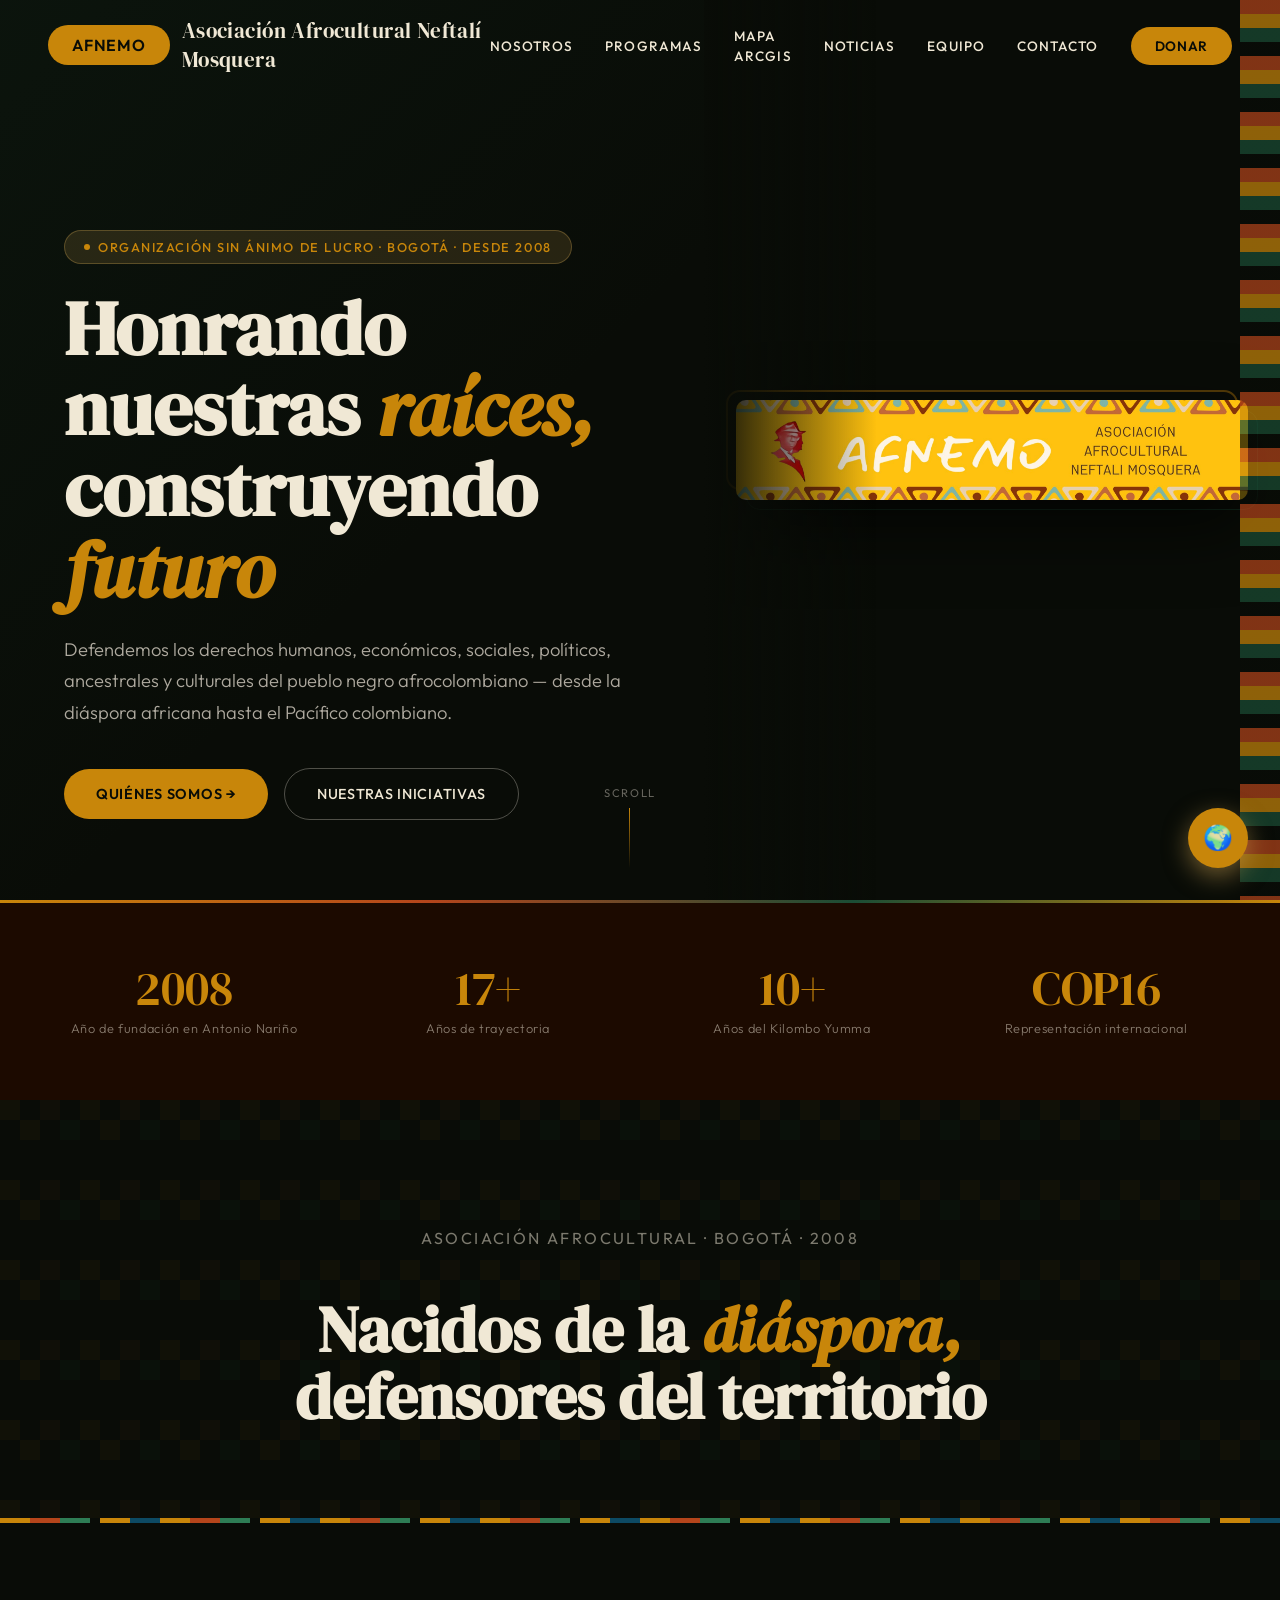
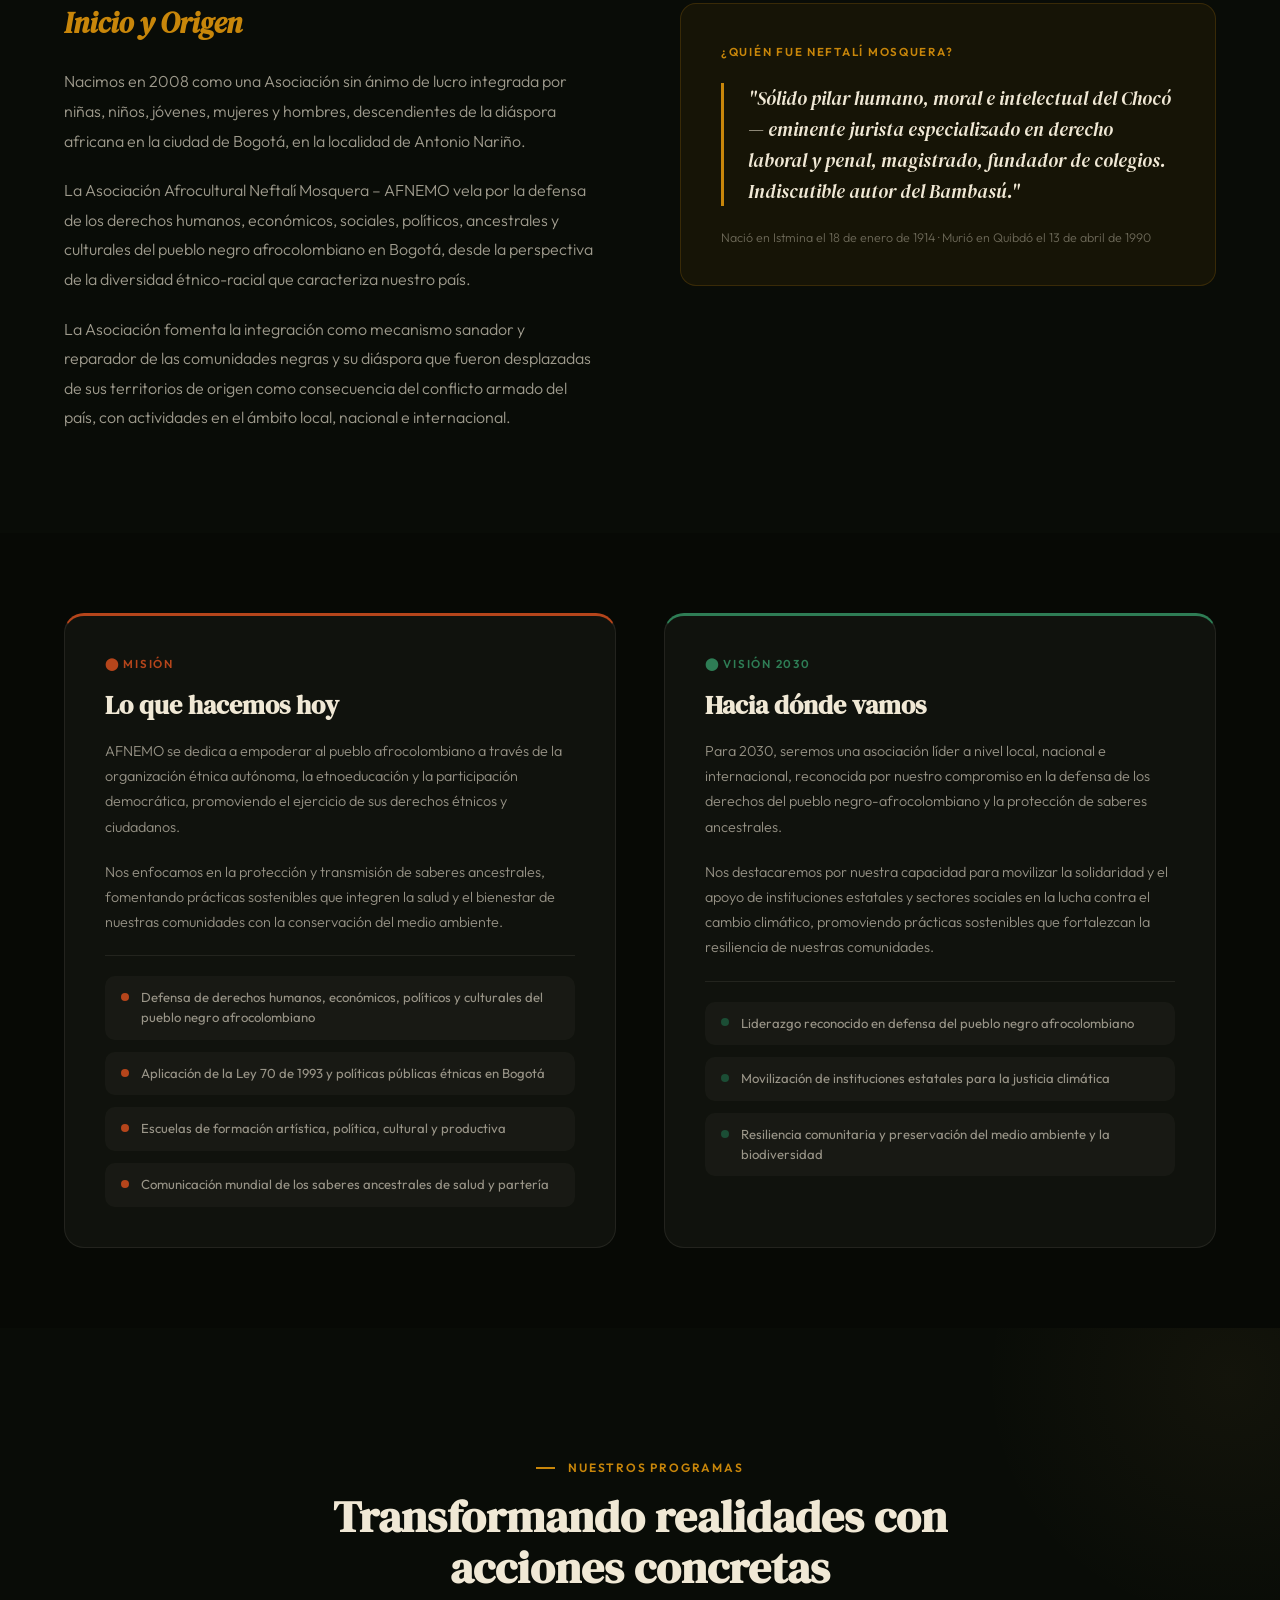
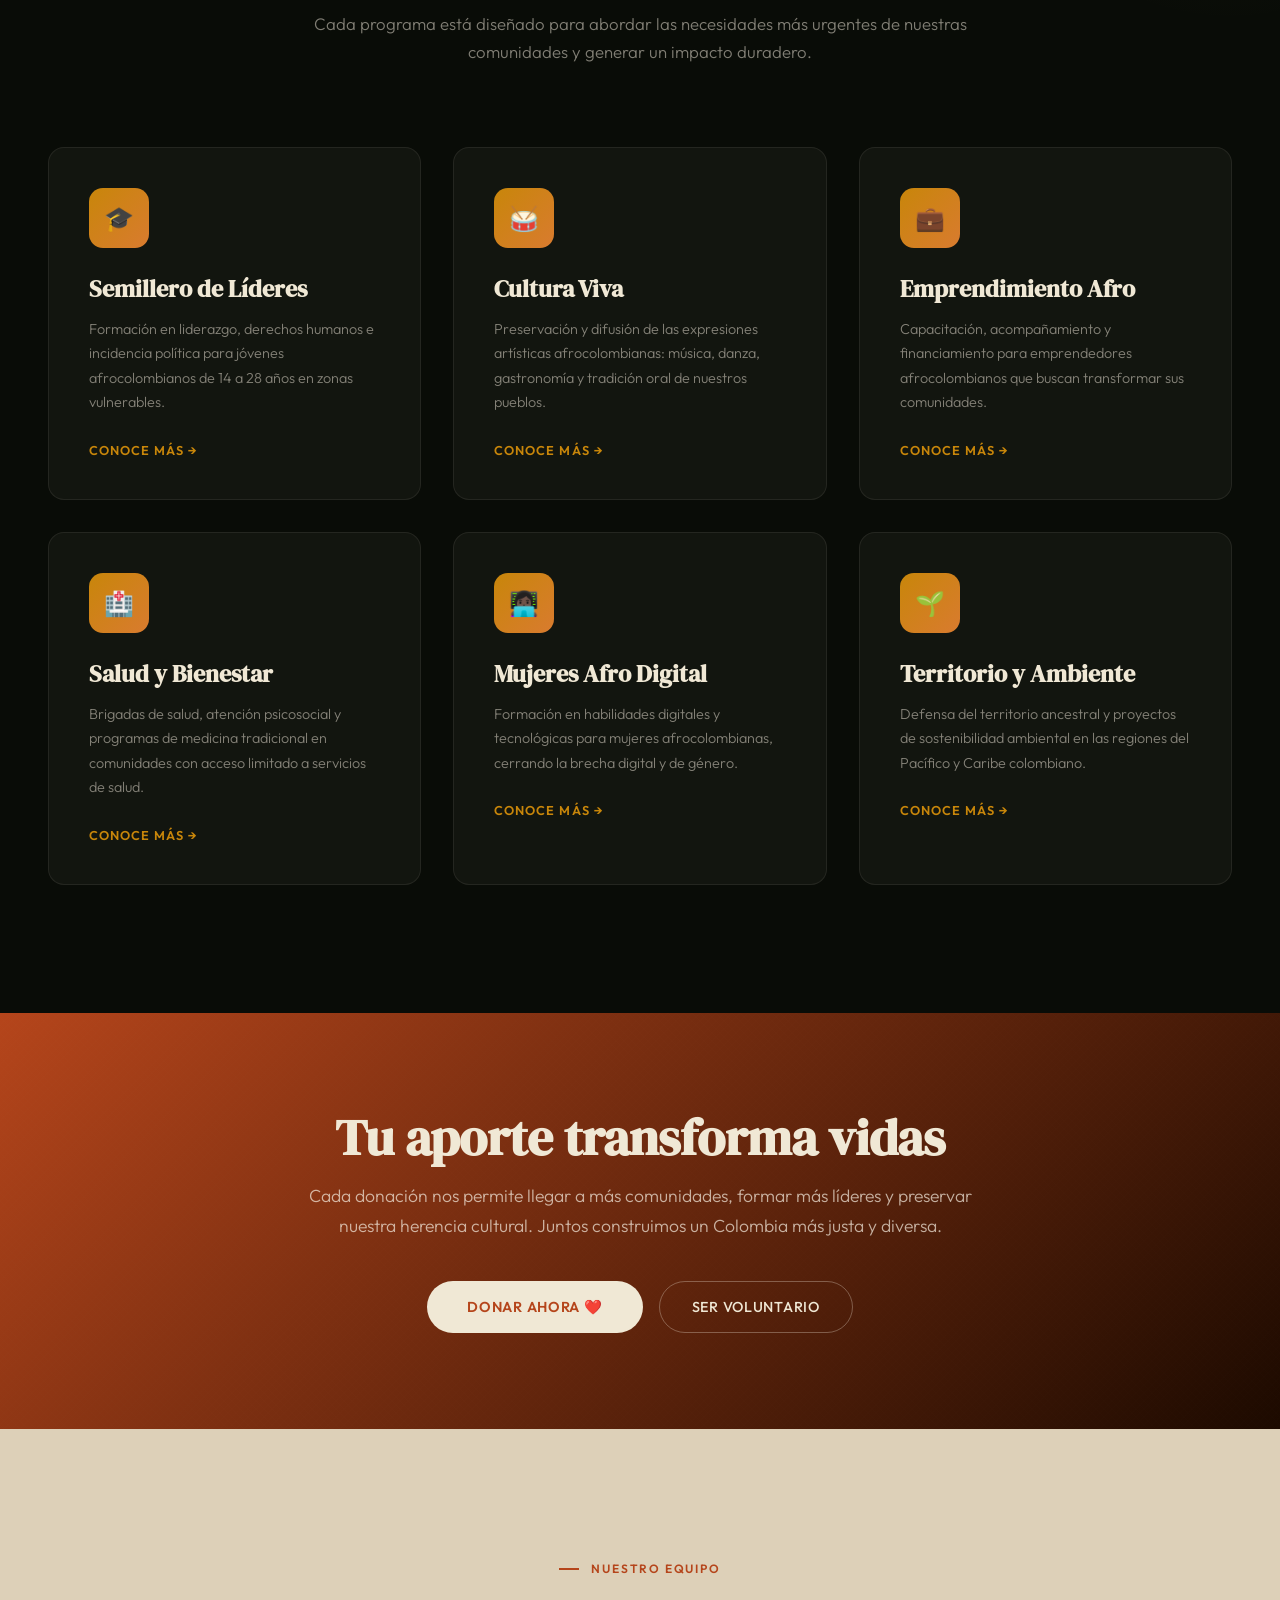
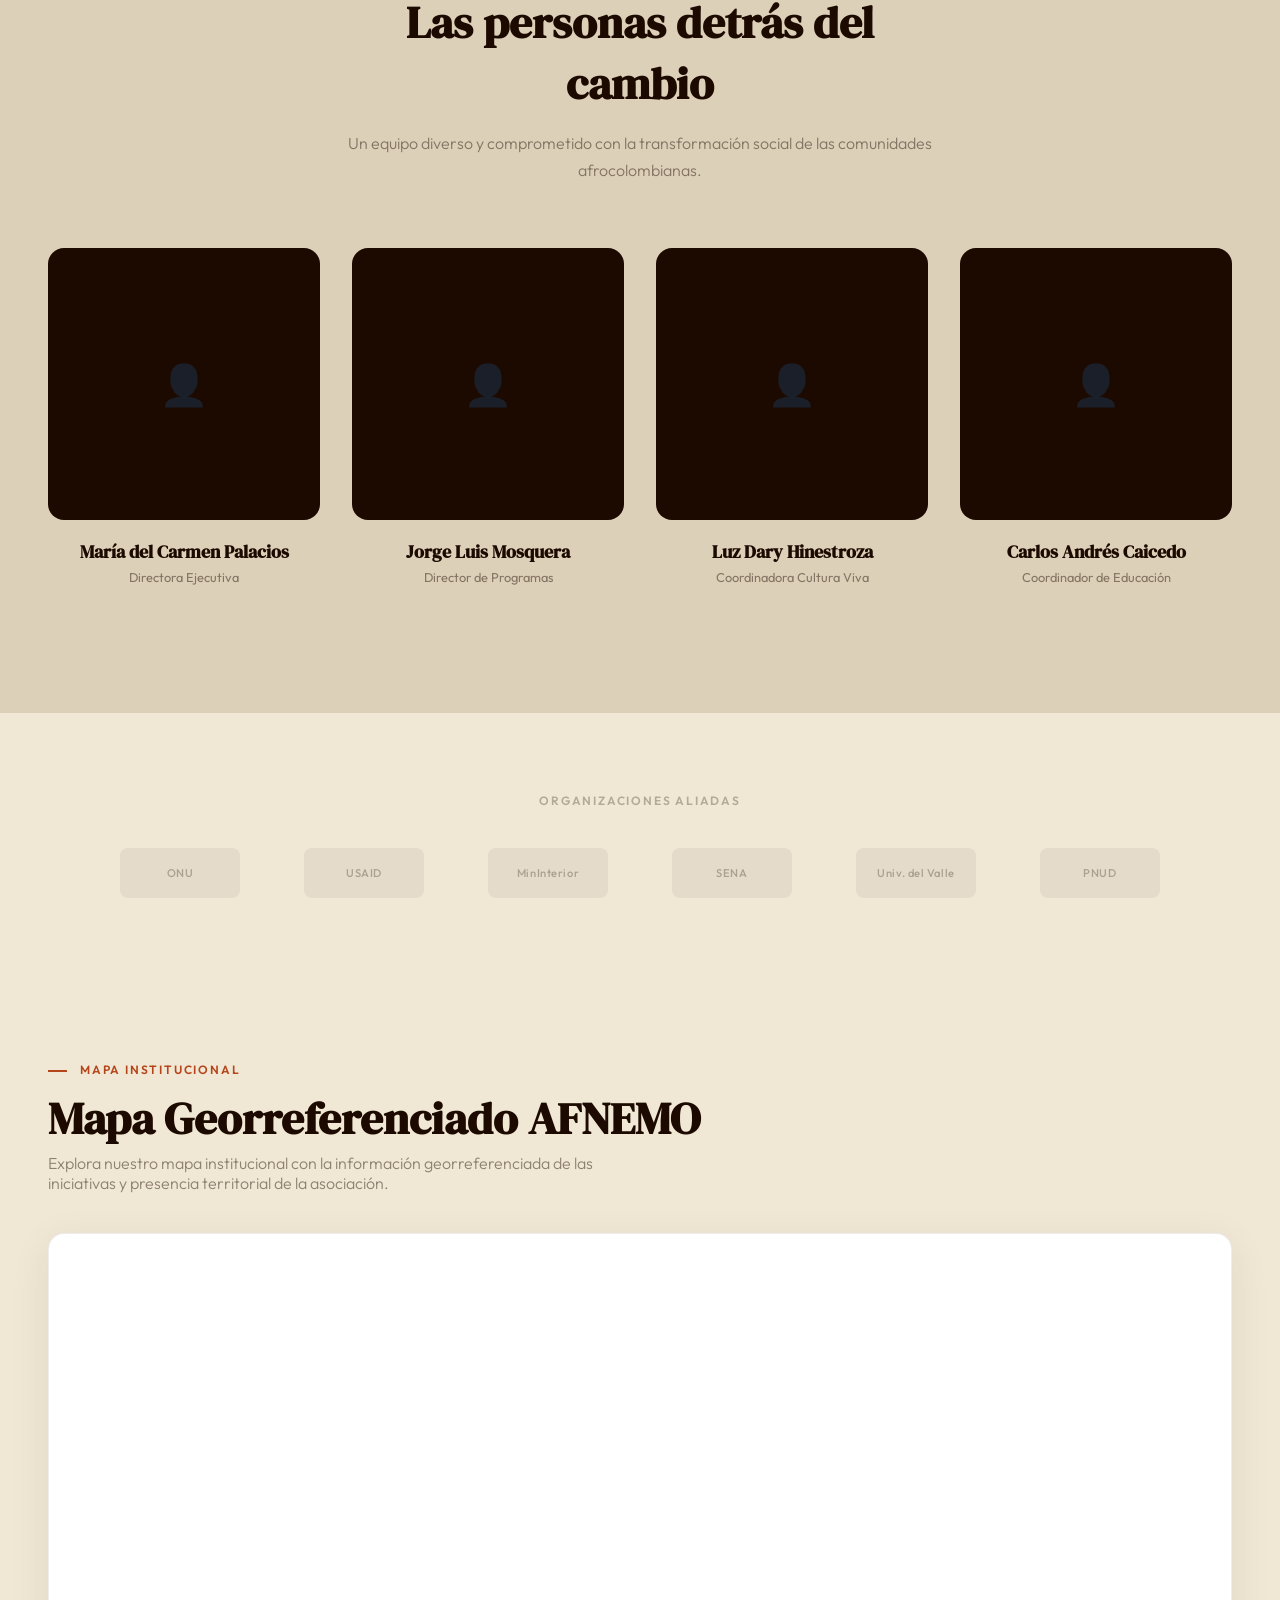
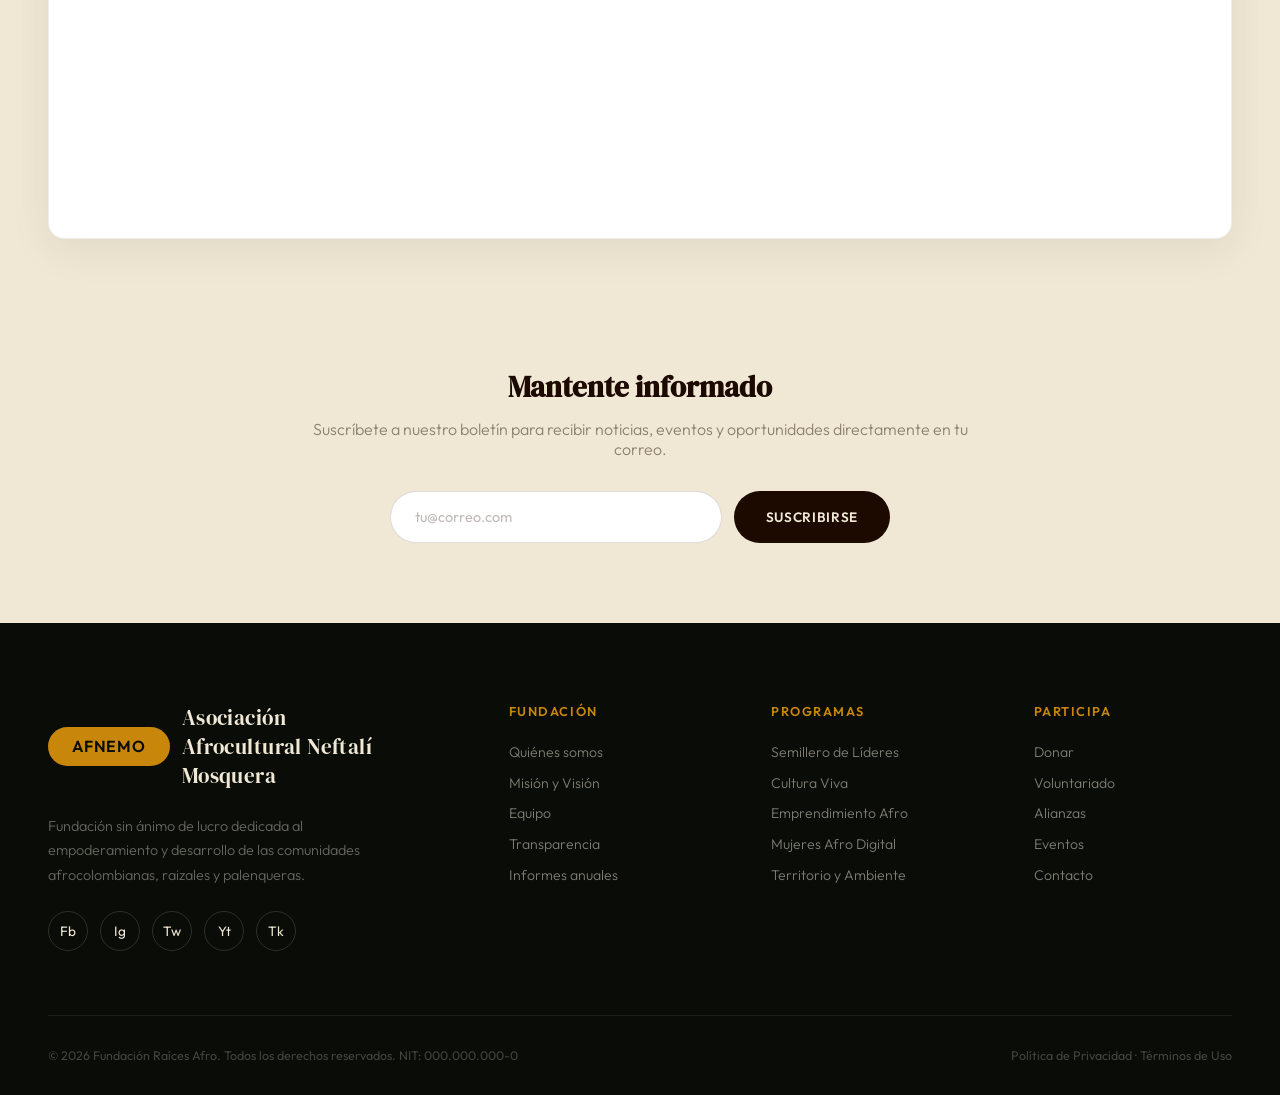
<file: index.html>
<!DOCTYPE html>
<html lang="es">
<head>
<meta charset="UTF-8">
<meta name="viewport" content="width=device-width, initial-scale=1.0">
<title>AFNEMO - Asociación AfroCultural Neftalí Mosquera</title>
<meta name="description" content="AFNEMO - Asociación AfroCultural Neftalí Mosquera. Fundación afrocolombiana comprometida con la preservación cultural, educación y desarrollo comunitario del Pacífico colombiano.">
<meta property="og:title" content="AFNEMO - Asociación AfroCultural Neftalí Mosquera">
<meta property="og:description" content="Fundación afrocolombiana comprometida con la preservación cultural, educación y desarrollo comunitario del Pacífico colombiano.">
<meta property="og:image" content="https://afnemo.co/assets/images/og-image.jpg">
<meta property="og:url" content="https://afnemo.co">
<meta property="og:type" content="website">
<link rel="preconnect" href="https://fonts.googleapis.com">
<link rel="preconnect" href="https://fonts.gstatic.com" crossorigin>
<link rel="preconnect" href="https://js.arcgis.com">
<link rel="preconnect" href="https://mapas.gobiernobogota.gov.co">
<link href="https://fonts.googleapis.com/css2?family=DM+Serif+Display:ital@0;1&family=Outfit:wght@300;400;500;600;700&family=Cormorant+Garamond:wght@400;500;600;700&display=swap" rel="stylesheet">
<link rel="stylesheet" href="assets/css/main.css">
<link rel="stylesheet" href="assets/css/nav.css">
<link rel="stylesheet" href="assets/css/hero.css">
<link rel="stylesheet" href="assets/css/sections.css">
<link rel="stylesheet" href="assets/css/responsive.css">
<script type="module" src="https://mapas.gobiernobogota.gov.co/waportal/apps/mapviewer/node_modules/@arcgis/embeddable-components/dist/arcgis-embeddable-components/arcgis-embeddable-components.esm.js"></script>
</head>
<body>
<!-- ==========================================
     NAVIGATION
========================================== -->
<nav id="mainNav">
  <div class="nav-logo">
    <div class="nav-logo-icon">AFNEMO</div>
    <span class="nav-logo-text">Asociación Afrocultural Neftalí Mosquera</span>
  </div>
  <ul class="nav-links">
    <li><a href="#about">Nosotros</a></li>
    <li><a href="#programs">Programas</a></li>
    <li><a href="#mapa-institucional">Mapa ArcGIS</a></li>
    <li><a href="#news">Noticias</a></li>
    <li><a href="#team">Equipo</a></li>
    <li><a href="#contact">Contacto</a></li>
    <li><a href="#donate" class="nav-cta">Donar</a></li>
  </ul>
</nav>
<!-- ==========================================
     HERO
========================================== -->
<section class="hero">
  <div class="hero-bg"></div>
  <!-- Left: texto -->
  <div class="hero-left">
    <div class="hero-content">
      <div class="hero-tag">
        <div class="hero-tag-dot"></div>
        Organización sin ánimo de lucro · Bogotá · Desde 2008
      </div>
      <h1>Honrando nuestras <span>raíces,</span> construyendo <span>futuro</span></h1>
      <p class="hero-desc">
        Defendemos los derechos humanos, económicos, sociales, políticos, ancestrales y culturales del pueblo negro afrocolombiano — desde la diáspora africana hasta el Pacífico colombiano.
      </p>
      <div class="hero-actions">
        <a href="#about" class="btn-primary">Quiénes Somos →</a>
        <a href="#programs" class="btn-outline">Nuestras Iniciativas</a>
      </div>
    </div>
    <div class="scroll-indicator">
      <span>Scroll</span>
      <div class="scroll-line"></div>
    </div>
  </div>
  <!-- Right: imagen AFN -->
  <div class="hero-right">
    <div class="hero-img-wrap">
      <div class="hero-img-frame">
        <img src="assets/images/hero-image.png" alt="Asociación Afrocultural Neftalí Mosquera – AFNEMO" fetchpriority="high">
      </div>
    </div>
    <div class="hero-pattern-strip"></div>
  </div>
</section>
<!-- ==========================================
     IMPACT STATS
========================================== -->
<section class="stats-bar">
  <div class="stat-item">
    <div class="stat-number">2008</div>
    <div class="stat-label">Año de fundación en Antonio Nariño</div>
  </div>
  <div class="stat-item">
    <div class="stat-number">17+</div>
    <div class="stat-label">Años de trayectoria</div>
  </div>
  <div class="stat-item">
    <div class="stat-number">10+</div>
    <div class="stat-label">Años del Kilombo Yumma</div>
  </div>
  <div class="stat-item">
    <div class="stat-number">COP16</div>
    <div class="stat-label">Representación internacional</div>
  </div>
</section>
<!-- ==========================================
     ABOUT / MISSION
========================================== -->
<section class="about" id="about">

  <!-- ── Encabezado ── -->
  <div class="about-hero-strip">
    <p class="strip-sub">Asociación Afrocultural · Bogotá · 2008</p>
    <h2>Nacidos de la <em>diáspora,</em><br>defensores del territorio</h2>
  </div>
  <div class="kente-bar"></div>

  <!-- ── Quiénes Somos + Neftalí ── -->
  <div class="about-origen">
    <div class="about-origen-left">
      <h3>Inicio y Origen</h3>
      <p>
        Nacimos en 2008 como una Asociación sin ánimo de lucro integrada por niñas, niños, jóvenes, mujeres y hombres, descendientes de la diáspora africana en la ciudad de Bogotá, en la localidad de Antonio Nariño.
      </p>
      <p>
        La Asociación Afrocultural Neftalí Mosquera – AFNEMO vela por la defensa de los derechos humanos, económicos, sociales, políticos, ancestrales y culturales del pueblo negro afrocolombiano en Bogotá, desde la perspectiva de la diversidad étnico-racial que caracteriza nuestro país.
      </p>
      <p>
        La Asociación fomenta la integración como mecanismo sanador y reparador de las comunidades negras y su diáspora que fueron desplazadas de sus territorios de origen como consecuencia del conflicto armado del país, con actividades en el ámbito local, nacional e internacional.
      </p>
    </div>
    <div class="about-neftali">
      <div class="about-neftali-tag">¿Quién fue Neftalí Mosquera?</div>
      <blockquote>
        "Sólido pilar humano, moral e intelectual del Chocó — eminente jurista especializado en derecho laboral y penal, magistrado, fundador de colegios. Indiscutible autor del Bambasú."
      </blockquote>
      <p class="neftali-dates">Nació en Istmina el 18 de enero de 1914 · Murió en Quibdó el 13 de abril de 1990</p>
    </div>
  </div>

  <!-- ── Misión y Visión ── -->
  <div class="about-mv">
    <div class="about-mv-inner">
      <div class="mv-card mision">
        <div class="mv-label">⬤ Misión</div>
        <h3>Lo que hacemos hoy</h3>
        <p>
          AFNEMO se dedica a empoderar al pueblo afrocolombiano a través de la organización étnica autónoma, la etnoeducación y la participación democrática, promoviendo el ejercicio de sus derechos étnicos y ciudadanos.
        </p>
        <p>
          Nos enfocamos en la protección y transmisión de saberes ancestrales, fomentando prácticas sostenibles que integren la salud y el bienestar de nuestras comunidades con la conservación del medio ambiente.
        </p>
        <div class="mv-objetivos">
          <div class="mv-obj-item"><div class="mv-obj-dot"></div>Defensa de derechos humanos, económicos, políticos y culturales del pueblo negro afrocolombiano</div>
          <div class="mv-obj-item"><div class="mv-obj-dot"></div>Aplicación de la Ley 70 de 1993 y políticas públicas étnicas en Bogotá</div>
          <div class="mv-obj-item"><div class="mv-obj-dot"></div>Escuelas de formación artística, política, cultural y productiva</div>
          <div class="mv-obj-item"><div class="mv-obj-dot"></div>Comunicación mundial de los saberes ancestrales de salud y partería</div>
        </div>
      </div>
      <div class="mv-card vision">
        <div class="mv-label">⬤ Visión 2030</div>
        <h3>Hacia dónde vamos</h3>
        <p>
          Para 2030, seremos una asociación líder a nivel local, nacional e internacional, reconocida por nuestro compromiso en la defensa de los derechos del pueblo negro-afrocolombiano y la protección de saberes ancestrales.
        </p>
        <p>
          Nos destacaremos por nuestra capacidad para movilizar la solidaridad y el apoyo de instituciones estatales y sectores sociales en la lucha contra el cambio climático, promoviendo prácticas sostenibles que fortalezcan la resiliencia de nuestras comunidades.
        </p>
        <div class="mv-objetivos">
          <div class="mv-obj-item"><div class="mv-obj-dot"></div>Liderazgo reconocido en defensa del pueblo negro afrocolombiano</div>
          <div class="mv-obj-item"><div class="mv-obj-dot"></div>Movilización de instituciones estatales para la justicia climática</div>
          <div class="mv-obj-item"><div class="mv-obj-dot"></div>Resiliencia comunitaria y preservación del medio ambiente y la biodiversidad</div>
        </div>
      </div>
    </div>
  </div>

</section>
<!-- ==========================================
     PROGRAMS
========================================== -->
<section class="programs" id="programs">
  <div class="programs-header">
    <div class="section-tag">Nuestros Programas</div>
    <h2>Transformando realidades con acciones concretas</h2>
    <p>Cada programa está diseñado para abordar las necesidades más urgentes de nuestras comunidades y generar un impacto duradero.</p>
  </div>
  <div class="programs-grid">
    <div class="program-card">
      <div class="program-icon">🎓</div>
      <h3>Semillero de Líderes</h3>
      <p>Formación en liderazgo, derechos humanos e incidencia política para jóvenes afrocolombianos de 14 a 28 años en zonas vulnerables.</p>
      <a href="#" class="program-link">Conoce más →</a>
    </div>
    <div class="program-card">
      <div class="program-icon">🥁</div>
      <h3>Cultura Viva</h3>
      <p>Preservación y difusión de las expresiones artísticas afrocolombianas: música, danza, gastronomía y tradición oral de nuestros pueblos.</p>
      <a href="#" class="program-link">Conoce más →</a>
    </div>
    <div class="program-card">
      <div class="program-icon">💼</div>
      <h3>Emprendimiento Afro</h3>
      <p>Capacitación, acompañamiento y financiamiento para emprendedores afrocolombianos que buscan transformar sus comunidades.</p>
      <a href="#" class="program-link">Conoce más →</a>
    </div>
    <div class="program-card">
      <div class="program-icon">🏥</div>
      <h3>Salud y Bienestar</h3>
      <p>Brigadas de salud, atención psicosocial y programas de medicina tradicional en comunidades con acceso limitado a servicios de salud.</p>
      <a href="#" class="program-link">Conoce más →</a>
    </div>
    <div class="program-card">
      <div class="program-icon">👩🏿‍💻</div>
      <h3>Mujeres Afro Digital</h3>
      <p>Formación en habilidades digitales y tecnológicas para mujeres afrocolombianas, cerrando la brecha digital y de género.</p>
      <a href="#" class="program-link">Conoce más →</a>
    </div>
    <div class="program-card">
      <div class="program-icon">🌱</div>
      <h3>Territorio y Ambiente</h3>
      <p>Defensa del territorio ancestral y proyectos de sostenibilidad ambiental en las regiones del Pacífico y Caribe colombiano.</p>
      <a href="#" class="program-link">Conoce más →</a>
    </div>
  </div>
</section>
<!-- ==========================================
     CTA / DONATE BANNER
========================================== -->
<section class="cta-banner" id="donate">
  <div class="cta-content">
    <h2>Tu aporte transforma vidas</h2>
    <p>Cada donación nos permite llegar a más comunidades, formar más líderes y preservar nuestra herencia cultural. Juntos construimos un Colombia más justa y diversa.</p>
    <div class="cta-actions">
      <a href="#" class="btn-white">Donar Ahora ❤️</a>
      <a href="#" class="btn-outline">Ser Voluntario</a>
    </div>
  </div>
</section>
<!-- ==========================================
     NEWS / BLOG
========================================== -->
<section class="news" id="news">
  <div class="news-header">
    <div>
      <div class="section-tag">Noticias y Eventos</div>
      <h2>Lo último de nuestra fundación</h2>
    </div>
    <a href="#">Ver todas las noticias →</a>
  </div>
  <!-- Las tarjetas se renderizan dinámicamente por assets/js/news.js -->
  <div id="noticias-container" class="news-grid" aria-live="polite" aria-label="Últimas noticias de AFNEMO"></div>
</section>
<!-- ==========================================
     TEAM
========================================== -->
<section class="team" id="team">
  <div class="team-inner">
    <div class="team-header">
      <div class="section-tag">Nuestro Equipo</div>
      <h2>Las personas detrás del cambio</h2>
      <p>Un equipo diverso y comprometido con la transformación social de las comunidades afrocolombianas.</p>
    </div>
    <div class="team-grid">
      <div class="team-card">
        <div class="team-card-img"></div>
        <h4>María del Carmen Palacios</h4>
        <p>Directora Ejecutiva</p>
      </div>
      <div class="team-card">
        <div class="team-card-img"></div>
        <h4>Jorge Luis Mosquera</h4>
        <p>Director de Programas</p>
      </div>
      <div class="team-card">
        <div class="team-card-img"></div>
        <h4>Luz Dary Hinestroza</h4>
        <p>Coordinadora Cultura Viva</p>
      </div>
      <div class="team-card">
        <div class="team-card-img"></div>
        <h4>Carlos Andrés Caicedo</h4>
        <p>Coordinador de Educación</p>
      </div>
    </div>
  </div>
</section>
<!-- ==========================================
     PARTNERS
========================================== -->
<section class="partners">
  <div class="partners-label">Organizaciones aliadas</div>
  <div class="partners-logos">
    <div class="partner-logo">ONU</div>
    <div class="partner-logo">USAID</div>
    <div class="partner-logo">MinInterior</div>
    <div class="partner-logo">SENA</div>
    <div class="partner-logo">Univ. del Valle</div>
    <div class="partner-logo">PNUD</div>
  </div>
</section>
<!-- ==========================================
     MAPA INSTITUCIONAL ARCGIS
========================================== -->
<section class="arcgis-section" id="mapa-institucional">
  <div class="arcgis-section-header">
    <div class="section-tag">Mapa Institucional</div>
    <h2>Mapa Georreferenciado AFNEMO</h2>
    <p>Explora nuestro mapa institucional con la información georreferenciada de las iniciativas y presencia territorial de la asociación.</p>
  </div>
  <div class="arcgis-map-wrapper">
    <iframe
      src="https://mapas.gobiernobogota.gov.co/waportal/apps/mapviewer/index.html?webmap=a9e507d5218647efb0d83119272b7338"
      style="width:100%; height:600px; border:none;"
      loading="lazy"
      allowfullscreen
      title="Mapa Georreferenciado AFNEMO">
    </iframe>
  </div>
</section>
<!-- ==========================================
     NEWSLETTER
========================================== -->
<section class="newsletter" id="contact">
  <h3>Mantente informado</h3>
  <p>Suscríbete a nuestro boletín para recibir noticias, eventos y oportunidades directamente en tu correo.</p>
  <div class="newsletter-form">
    <input type="email" placeholder="tu@correo.com">
    <button>Suscribirse</button>
  </div>
</section>
<!-- ==========================================
     FOOTER
========================================== -->
<footer>
  <div class="footer-inner">
    <div class="footer-top">
      <div class="footer-brand">
        <div class="footer-brand-logo">
          <div class="nav-logo-icon">AFNEMO</div>
          <span class="nav-logo-text">Asociación Afrocultural Neftalí Mosquera</span>
        </div>
        <p>Fundación sin ánimo de lucro dedicada al empoderamiento y desarrollo de las comunidades afrocolombianas, raizales y palenqueras.</p>
        <div class="footer-social">
          <a href="https://www.facebook.com/p/Asociaci%C3%B3n-Afrocultural-Neftal%C3%AD-Mosquera-Afnemo-61561154941588/" rel="noopener noreferrer" target="_blank">Fb</a>
          <a href="https://www.instagram.com/afnemo_/" rel="noopener noreferrer" target="_blank">Ig</a>
          <a href="#">Tw</a>
          <a href="#">Yt</a>
          <a href="#">Tk</a>
        </div>
      </div>
      <div class="footer-col">
        <h4>Fundación</h4>
        <a href="#">Quiénes somos</a>
        <a href="#">Misión y Visión</a>
        <a href="#">Equipo</a>
        <a href="#">Transparencia</a>
        <a href="#">Informes anuales</a>
      </div>
      <div class="footer-col">
        <h4>Programas</h4>
        <a href="#">Semillero de Líderes</a>
        <a href="#">Cultura Viva</a>
        <a href="#">Emprendimiento Afro</a>
        <a href="#">Mujeres Afro Digital</a>
        <a href="#">Territorio y Ambiente</a>
      </div>
      <div class="footer-col">
        <h4>Participa</h4>
        <a href="#">Donar</a>
        <a href="#">Voluntariado</a>
        <a href="#">Alianzas</a>
        <a href="#">Eventos</a>
        <a href="#">Contacto</a>
      </div>
    </div>
    <div class="footer-bottom">
      <span>© 2026 Fundación Raíces Afro. Todos los derechos reservados. NIT: 000.000.000-0</span>
      <div>
        <a href="#">Política de Privacidad</a> · <a href="#">Términos de Uso</a>
      </div>
    </div>
  </div>
</footer>

<!-- ==========================================
     CHATBOT WIDGET — Burbuja flotante con Claude
     ⚠️ REEMPLAZA LA URL DEL WORKER con la tuya (en assets/js/animations.js)
========================================== -->
<button id="chat-bubble" title="¿En qué te ayudamos?">🌍</button>

<div id="chat-window">
  <div id="chat-header">
    <div class="chat-avatar">🌍</div>
    <div class="chat-header-info">
      <h4>Asistente AFNEMO</h4>
      <span><span class="chat-online-dot"></span> En línea</span>
    </div>
    <button id="chat-close">✕</button>
  </div>
  <div id="chat-messages"></div>
  <div id="chat-input-area">
    <input type="text" id="chat-input" placeholder="Escribe tu mensaje..." />
    <button id="chat-send">➤</button>
  </div>
</div>

<!-- External scripts -->
<script src="assets/js/nav.js"></script>
<script src="assets/js/animations.js"></script>
<script src="assets/js/arcgis.js"></script>
<script src="assets/js/news.js" defer></script>

<!-- Netlify Identity -->
<script src="https://identity.netlify.com/v1/netlify-identity-widget.js"></script>
<script>
  if (window.netlifyIdentity) {
    window.netlifyIdentity.on("init", function(user) {
      if (!user) {
        window.netlifyIdentity.on("login", function() {
          document.location.href = "/admin/";
        });
      }
    });
  }
</script>
</body>
</html>
</file>
<file: assets/css/main.css>
/* ============================================
   AFNEMO - main.css
   CSS variables, reset, typography, utility classes
   ============================================ */

:root {
  /* Paleta Diáspora Africana · Pacífico Colombiano */
  --gold: #C8860A;          /* Ocre dorado – kente, arena del Pacífico */
  --gold-light: #E0A83A;
  --deep-brown: #1C0A00;    /* Tierra oscura */
  --warm-black: #090C07;    /* Verde-negro selva */
  --earth-red: #B5451B;     /* Terracota – tierra africana */
  --earth-red-light: #D4621E;
  --cream: #F0E8D5;         /* Marfil cálido */
  --cream-dark: #DDD0B8;
  --sage: #1B4D35;          /* Verde selva profundo – Pacífico */
  --sage-light: #2E7D55;    /* Verde esmeralda */
  --pacific: #0D4A63;       /* Azul Pacífico profundo */
  --text-dark: #1C0A00;
  --text-light: #F0E8D5;
  --accent-orange: #D97B2F;
  --overlay: rgba(9, 12, 7, 0.72);
}

* { margin: 0; padding: 0; box-sizing: border-box; }
html { scroll-behavior: smooth; }
body {
  font-family: 'Outfit', sans-serif;
  background: var(--cream);
  color: var(--text-dark);
  overflow-x: hidden;
}

/* ─── BUTTONS ─── */
.btn-primary {
  display: inline-flex;
  align-items: center;
  gap: 0.5rem;
  background: var(--gold);
  color: var(--warm-black);
  padding: 1rem 2rem;
  border-radius: 50px;
  text-decoration: none;
  font-weight: 600;
  font-size: 0.9rem;
  letter-spacing: 0.05em;
  text-transform: uppercase;
  transition: all 0.3s ease;
  border: none;
  cursor: pointer;
}
.btn-primary:hover {
  background: var(--gold-light);
  transform: translateY(-3px);
  box-shadow: 0 10px 30px rgba(212, 168, 83, 0.3);
}
.btn-outline {
  display: inline-flex;
  align-items: center;
  gap: 0.5rem;
  background: transparent;
  color: var(--cream);
  padding: 1rem 2rem;
  border-radius: 50px;
  text-decoration: none;
  font-weight: 500;
  font-size: 0.9rem;
  letter-spacing: 0.05em;
  text-transform: uppercase;
  border: 1.5px solid rgba(245, 237, 224, 0.3);
  transition: all 0.3s ease;
  cursor: pointer;
}
.btn-outline:hover {
  border-color: var(--gold);
  color: var(--gold);
  transform: translateY(-3px);
}
.btn-white {
  display: inline-flex;
  align-items: center;
  gap: 0.5rem;
  background: var(--cream);
  color: var(--earth-red);
  padding: 1rem 2.5rem;
  border-radius: 50px;
  text-decoration: none;
  font-weight: 600;
  font-size: 0.9rem;
  letter-spacing: 0.05em;
  text-transform: uppercase;
  transition: all 0.3s ease;
  border: none;
  cursor: pointer;
}
.btn-white:hover {
  transform: translateY(-3px);
  box-shadow: 0 10px 30px rgba(0,0,0,0.3);
}

/* ─── SECTION TAG ─── */
.section-tag {
  display: inline-block;
  font-size: 0.75rem;
  font-weight: 600;
  letter-spacing: 0.15em;
  text-transform: uppercase;
  color: var(--earth-red);
  margin-bottom: 1rem;
  position: relative;
  padding-left: 2rem;
}
.section-tag::before {
  content: '';
  position: absolute;
  left: 0;
  top: 50%;
  width: 1.2rem;
  height: 2px;
  background: var(--earth-red);
}

/* ─── UI PROTOTYPE NOTE (dev only) ─── */
.ui-note {
  position: fixed;
  top: 1rem;
  left: 1rem;
  background: rgba(0,0,0,0.85);
  color: #0f0;
  padding: 1rem 1.5rem;
  border-radius: 10px;
  font-family: monospace;
  font-size: 0.7rem;
  z-index: 9999;
  max-width: 280px;
  line-height: 1.5;
  border: 1px solid rgba(0,255,0,0.2);
  backdrop-filter: blur(10px);
  transition: opacity 0.3s ease;
}
.ui-note-toggle {
  position: fixed;
  top: 1rem;
  left: 1rem;
  z-index: 10000;
  background: rgba(0,0,0,0.85);
  color: #0f0;
  border: 1px solid rgba(0,255,0,0.3);
  padding: 0.5rem 1rem;
  border-radius: 8px;
  font-family: monospace;
  font-size: 0.7rem;
  cursor: pointer;
  backdrop-filter: blur(10px);
}
.ui-note.hidden { opacity: 0; pointer-events: none; }
</file>
<file: assets/css/nav.css>
/* ============================================
   AFNEMO - nav.css
   Navigation bar styles
   ============================================ */

nav {
  position: fixed;
  top: 0;
  width: 100%;
  z-index: 1000;
  padding: 1rem 3rem;
  display: flex;
  justify-content: space-between;
  align-items: center;
  transition: all 0.4s ease;
  background: transparent;
}
nav.scrolled {
  background: var(--warm-black);
  padding: 0.7rem 3rem;
  box-shadow: 0 4px 30px rgba(0,0,0,0.3);
}
.nav-logo {
  display: flex;
  align-items: center;
  gap: 0.75rem;
}
.nav-logo-icon {
  background: var(--gold) !important;
  color: var(--warm-black) !important;
  padding: 0.6rem 1.5rem !important;
  border-radius: 50px;
  font-weight: 600 !important;
  letter-spacing: 0.05em !important;
  transition: all 0.3s ease;
}
.nav-logo-text {
  font-family: 'DM Serif Display', serif;
  font-size: 1.3rem;
  color: var(--text-light);
  letter-spacing: 0.02em;
}
.nav-links {
  display: flex;
  gap: 2rem;
  list-style: none;
  align-items: center;
}
.nav-links a {
  color: var(--cream);
  text-decoration: none;
  font-size: 0.85rem;
  font-weight: 500;
  letter-spacing: 0.08em;
  text-transform: uppercase;
  position: relative;
  padding-bottom: 4px;
}
.nav-links a::after {
  content: '';
  position: absolute;
  bottom: 0;
  left: 0;
  width: 0;
  height: 2px;
  background: var(--gold);
  transition: width 0.3s ease;
}
.nav-links a:hover::after {
  width: 100%;
}
.nav-cta {
  background: var(--gold) !important;
  color: var(--warm-black) !important;
  padding: 0.6rem 1.5rem !important;
  border-radius: 50px;
  font-weight: 600 !important;
  letter-spacing: 0.05em !important;
  transition: all 0.3s ease;
}
.nav-cta:hover {
  background: var(--gold-light) !important;
  transform: translateY(-2px);
}
.nav-cta::after { display: none !important; }

/* ─── MOBILE MENU ─── */
.nav-hamburger {
  display: none;
  flex-direction: column;
  gap: 5px;
  cursor: pointer;
  background: none;
  border: none;
  padding: 0.5rem;
  z-index: 1100;
}
.nav-hamburger span {
  display: block;
  width: 24px;
  height: 2px;
  background: var(--cream);
  transition: all 0.3s ease;
  border-radius: 2px;
}
.nav-hamburger.open span:nth-child(1) {
  transform: translateY(7px) rotate(45deg);
}
.nav-hamburger.open span:nth-child(2) {
  opacity: 0;
}
.nav-hamburger.open span:nth-child(3) {
  transform: translateY(-7px) rotate(-45deg);
}

/* Mobile menu overlay */
.nav-mobile-menu {
  display: none;
  position: fixed;
  top: 0;
  left: 0;
  width: 100%;
  height: 100vh;
  background: var(--warm-black);
  z-index: 1050;
  flex-direction: column;
  align-items: center;
  justify-content: center;
  gap: 2rem;
}
.nav-mobile-menu.open {
  display: flex;
}
.nav-mobile-menu a {
  color: var(--cream);
  text-decoration: none;
  font-size: 1.5rem;
  font-weight: 500;
  letter-spacing: 0.08em;
  text-transform: uppercase;
  transition: color 0.3s ease;
}
.nav-mobile-menu a:hover {
  color: var(--gold);
}
</file>
<file: assets/css/hero.css>
/* ============================================
   AFNEMO - hero.css
   Hero section and stats bar styles
   ============================================ */

/* ─── HERO SPLIT LAYOUT ─── */
.hero {
  height: 100vh;
  min-height: 700px;
  background: var(--warm-black);
  position: relative;
  display: grid;
  grid-template-columns: 55% 45%;
  overflow: hidden;
}
.hero-left {
  display: flex;
  flex-direction: column;
  justify-content: flex-end;
  padding: 0 4rem 5rem;
  position: relative;
  z-index: 2;
}
.hero-left::before {
  content: '';
  position: absolute;
  inset: 0;
  background: linear-gradient(135deg, rgba(27,77,53,0.12) 0%, transparent 60%);
  pointer-events: none;
}
.hero-right {
  position: relative;
  overflow: hidden;
  display: flex;
  align-items: center;
  justify-content: center;
}
.hero-right::before {
  content: '';
  position: absolute;
  inset: 0;
  background: linear-gradient(to right, var(--warm-black) 0%, transparent 30%);
  z-index: 2;
  pointer-events: none;
}
.hero-img-wrap {
  position: relative;
  z-index: 1;
  width: 100%;
  height: 100%;
  display: flex;
  align-items: center;
  justify-content: center;
  padding: 3rem 2rem;
}
.hero-img-frame {
  position: relative;
  width: 100%;
  max-width: 520px;
}
.hero-img-frame::before {
  content: '';
  position: absolute;
  top: -10px; left: -10px; right: 10px; bottom: 10px;
  border: 2px solid rgba(200,134,10,0.4);
  border-radius: 14px;
  z-index: 0;
}
.hero-img-frame::after {
  content: '';
  position: absolute;
  top: 10px; left: 10px; right: -10px; bottom: -10px;
  border: 1px solid rgba(27,77,53,0.45);
  border-radius: 14px;
  z-index: 0;
}
.hero-img-frame img {
  position: relative;
  z-index: 1;
  width: 100%;
  border-radius: 10px;
  box-shadow: 0 25px 70px rgba(0,0,0,0.7);
  display: block;
  object-fit: cover;
}

/* Pattern deco strip on hero right */
.hero-pattern-strip {
  position: absolute;
  top: 0; bottom: 0; right: 0;
  width: 40px;
  background: repeating-linear-gradient(
    180deg,
    var(--earth-red) 0px, var(--earth-red) 14px,
    var(--gold) 14px, var(--gold) 28px,
    var(--sage) 28px, var(--sage) 42px,
    var(--warm-black) 42px, var(--warm-black) 56px
  );
  opacity: 0.7;
  z-index: 3;
}
.hero-bg { display: none; }
.hero-deco { display: none; }
.hero-content {
  position: relative;
  z-index: 2;
}

.hero-tag {
  display: inline-flex;
  align-items: center;
  gap: 0.5rem;
  background: rgba(212, 168, 83, 0.15);
  border: 1px solid rgba(212, 168, 83, 0.3);
  padding: 0.5rem 1.2rem;
  border-radius: 50px;
  color: var(--gold);
  font-size: 0.8rem;
  font-weight: 500;
  letter-spacing: 0.12em;
  text-transform: uppercase;
  margin-bottom: 1.5rem;
  animation: fadeUp 1s ease 0.3s both;
}
.hero-tag-dot {
  width: 6px;
  height: 6px;
  background: var(--gold);
  border-radius: 50%;
  animation: pulse 2s ease-in-out infinite;
}
.hero h1 {
  font-family: 'DM Serif Display', serif;
  font-size: clamp(2.8rem, 6vw, 5.5rem);
  color: var(--cream);
  line-height: 1.05;
  margin-bottom: 1.5rem;
  animation: fadeUp 1s ease 0.5s both;
}
.hero h1 span {
  color: var(--gold);
  font-style: italic;
}
.hero-desc {
  font-size: 1.15rem;
  color: rgba(245, 237, 224, 0.7);
  line-height: 1.7;
  max-width: 600px;
  margin-bottom: 2.5rem;
  font-weight: 300;
  animation: fadeUp 1s ease 0.7s both;
}
.hero-actions {
  display: flex;
  gap: 1rem;
  align-items: center;
  animation: fadeUp 1s ease 0.9s both;
}

/* ─── SCROLL INDICATOR ─── */
.scroll-indicator {
  position: absolute;
  bottom: 2rem;
  right: 3rem;
  display: flex;
  flex-direction: column;
  align-items: center;
  gap: 0.5rem;
  color: rgba(245, 237, 224, 0.4);
  font-size: 0.7rem;
  letter-spacing: 0.15em;
  text-transform: uppercase;
  animation: fadeUp 1s ease 1.2s both;
}
.scroll-line {
  width: 1px;
  height: 60px;
  background: linear-gradient(to bottom, var(--gold), transparent);
  animation: scrollLine 2s ease-in-out infinite;
}

/* ─── STATS BAR ─── */
.stats-bar {
  background: var(--deep-brown);
  padding: 3rem;
  display: grid;
  grid-template-columns: repeat(4, 1fr);
  gap: 2rem;
  position: relative;
}
.stats-bar::before {
  content: '';
  position: absolute;
  top: 0;
  left: 0;
  right: 0;
  height: 3px;
  background: linear-gradient(90deg, var(--gold), var(--earth-red), var(--sage), var(--gold));
}
.stat-item {
  text-align: center;
  padding: 1rem;
}
.stat-number {
  font-family: 'DM Serif Display', serif;
  font-size: 3rem;
  color: var(--gold);
  line-height: 1;
  margin-bottom: 0.5rem;
}
.stat-label {
  font-size: 0.8rem;
  color: rgba(240,232,213,0.5);
  letter-spacing: 0.05em;
  font-weight: 300;
}

/* ─── KEYFRAMES ─── */
@keyframes fadeUp {
  from { opacity: 0; transform: translateY(30px); }
  to { opacity: 1; transform: translateY(0); }
}
@keyframes pulse {
  0%, 100% { opacity: 1; }
  50% { opacity: 0.3; }
}
@keyframes scrollLine {
  0% { transform: scaleY(0); transform-origin: top; }
  50% { transform: scaleY(1); transform-origin: top; }
  51% { transform-origin: bottom; }
  100% { transform: scaleY(0); transform-origin: bottom; }
}
@keyframes floatSlow {
  0%, 100% { transform: translateY(0); }
  50% { transform: translateY(-20px); }
}
</file>
<file: assets/css/sections.css>
/* ============================================
   AFNEMO - sections.css
   All non-hero sections: about, programs, news,
   team, partners, newsletter, footer, map, arcgis,
   chatbot, modal, kente-bar, cta-banner
   ============================================ */

/* ─── ABOUT ─── */
.about {
  background: var(--warm-black);
}
.about-hero-strip {
  padding: 8rem 4rem 5rem;
  background: var(--warm-black);
  text-align: center;
  position: relative;
  overflow: hidden;
}
.about-hero-strip::before {
  content: '';
  position: absolute;
  inset: 0;
  background: url('data:image/svg+xml,<svg xmlns="http://www.w3.org/2000/svg" viewBox="0 0 80 80"><rect x="0" y="0" width="20" height="20" fill="rgba(200,134,10,0.04)"/><rect x="40" y="0" width="20" height="20" fill="rgba(181,69,27,0.04)"/><rect x="20" y="20" width="20" height="20" fill="rgba(200,134,10,0.04)"/><rect x="60" y="20" width="20" height="20" fill="rgba(27,77,53,0.08)"/></svg>');
  background-size: 80px 80px;
}
.about-hero-strip h2 {
  font-family: 'DM Serif Display', serif;
  font-size: clamp(2.5rem, 5vw, 4.5rem);
  color: var(--cream);
  line-height: 1.05;
  position: relative;
  z-index: 1;
  margin-bottom: 0.5rem;
}
.about-hero-strip h2 em {
  color: var(--gold);
  font-style: italic;
}
.about-hero-strip .strip-sub {
  font-size: 1rem;
  color: rgba(240,232,213,0.5);
  letter-spacing: 0.15em;
  text-transform: uppercase;
  font-weight: 400;
  position: relative;
  z-index: 1;
  margin-bottom: 3rem;
}

/* Kente-inspired color bar */
.kente-bar {
  height: 5px;
  background: repeating-linear-gradient(
    90deg,
    var(--gold) 0px, var(--gold) 30px,
    var(--earth-red) 30px, var(--earth-red) 60px,
    var(--sage-light) 60px, var(--sage-light) 90px,
    var(--warm-black) 90px, var(--warm-black) 100px,
    var(--gold) 100px, var(--gold) 130px,
    #0D4A63 130px, #0D4A63 160px
  );
  width: 100%;
}

/* ─── ABOUT ORIGEN ─── */
.about-origen {
  padding: 5rem 4rem;
  display: grid;
  grid-template-columns: 1fr 1fr;
  gap: 5rem;
  max-width: 1300px;
  margin: 0 auto;
  align-items: start;
}
.about-origen-left h3 {
  font-family: 'DM Serif Display', serif;
  font-size: 1.8rem;
  color: var(--gold);
  margin-bottom: 1.5rem;
  font-style: italic;
}
.about-origen-left p {
  font-size: 1rem;
  line-height: 1.85;
  color: rgba(240,232,213,0.65);
  margin-bottom: 1.25rem;
  font-weight: 300;
}
.about-neftali {
  background: rgba(200,134,10,0.07);
  border: 1px solid rgba(200,134,10,0.2);
  border-radius: 16px;
  padding: 2.5rem;
}
.about-neftali-tag {
  font-size: 0.72rem;
  font-weight: 600;
  letter-spacing: 0.15em;
  text-transform: uppercase;
  color: var(--gold);
  margin-bottom: 1.5rem;
}
.about-neftali blockquote {
  font-family: 'DM Serif Display', serif;
  font-size: 1.2rem;
  color: var(--cream);
  line-height: 1.6;
  font-style: italic;
  margin-bottom: 1.5rem;
  border-left: 3px solid var(--gold);
  padding-left: 1.5rem;
}
.neftali-dates {
  font-size: 0.78rem;
  color: rgba(240,232,213,0.4);
  font-weight: 300;
}

/* ─── ABOUT MISSION / VISION ─── */
.about-mv {
  background: rgba(0,0,0,0.25);
  padding: 5rem 4rem;
}
.about-mv-inner {
  display: grid;
  grid-template-columns: 1fr 1fr;
  gap: 3rem;
  max-width: 1300px;
  margin: 0 auto;
}
.mv-card {
  background: rgba(245,237,224,0.04);
  border: 1px solid rgba(245,237,224,0.08);
  border-radius: 20px;
  padding: 2.5rem;
}
.mv-card.mision { border-top: 3px solid var(--earth-red); }
.mv-card.vision { border-top: 3px solid var(--sage-light); }
.mv-label {
  font-size: 0.72rem;
  font-weight: 600;
  letter-spacing: 0.15em;
  text-transform: uppercase;
  color: var(--gold);
  margin-bottom: 1rem;
}
.mv-card.mision .mv-label { color: var(--earth-red); }
.mv-card.vision .mv-label { color: var(--sage-light); }
.mv-card h3 {
  font-family: 'DM Serif Display', serif;
  font-size: 1.6rem;
  color: var(--cream);
  margin-bottom: 1rem;
}
.mv-card p {
  font-size: 0.9rem;
  line-height: 1.75;
  color: rgba(240,232,213,0.6);
  margin-bottom: 1.25rem;
  font-weight: 300;
}
.mv-objetivos {
  border-top: 1px solid rgba(245,237,224,0.08);
  padding-top: 1.25rem;
  display: flex;
  flex-direction: column;
  gap: 0.75rem;
}
.mv-obj-item {
  display: flex;
  gap: 0.75rem;
  align-items: flex-start;
  padding: 0.75rem 1rem;
  background: rgba(245,237,224,0.03);
  border-radius: 10px;
  font-size: 0.82rem;
  color: rgba(240,232,213,0.6);
  line-height: 1.5;
}
.mv-obj-dot {
  width: 8px;
  height: 8px;
  border-radius: 50%;
  background: var(--earth-red);
  flex-shrink: 0;
  margin-top: 0.3rem;
}
.mv-card.vision .mv-obj-dot { background: var(--sage); }

/* ─── ABOUT CONTENT (used in light variant) ─── */
.about-content h2 {
  font-family: 'DM Serif Display', serif;
  font-size: clamp(2rem, 3.5vw, 3.2rem);
  line-height: 1.15;
  margin-bottom: 1.5rem;
  color: var(--deep-brown);
}
.about-content h2 span {
  color: var(--earth-red);
  font-style: italic;
}
.about-content p {
  font-size: 1.05rem;
  line-height: 1.8;
  color: rgba(44, 24, 16, 0.7);
  margin-bottom: 1.5rem;
  font-weight: 300;
}
.about-values {
  display: grid;
  grid-template-columns: 1fr 1fr;
  gap: 1.2rem;
  margin-top: 2rem;
}
.value-item {
  display: flex;
  align-items: flex-start;
  gap: 0.75rem;
  padding: 1rem;
  background: rgba(44, 24, 16, 0.03);
  border-radius: 10px;
  border: 1px solid rgba(44, 24, 16, 0.06);
}
.value-icon {
  width: 36px;
  height: 36px;
  background: var(--earth-red);
  border-radius: 8px;
  display: flex;
  align-items: center;
  justify-content: center;
  font-size: 1rem;
  flex-shrink: 0;
}
.value-item h4 {
  font-size: 0.85rem;
  font-weight: 600;
  margin-bottom: 0.2rem;
  color: var(--deep-brown);
}
.value-item p {
  font-size: 0.78rem !important;
  line-height: 1.5 !important;
  margin-bottom: 0 !important;
}

/* ─── PROGRAMS ─── */
.programs {
  background: var(--warm-black);
  padding: 8rem 3rem;
  position: relative;
  overflow: hidden;
}
.programs::before {
  content: '';
  position: absolute;
  top: -200px;
  right: -200px;
  width: 500px;
  height: 500px;
  background: radial-gradient(circle, rgba(212, 168, 83, 0.05), transparent 70%);
  border-radius: 50%;
}
.programs-header {
  text-align: center;
  max-width: 700px;
  margin: 0 auto 5rem;
}
.programs-header .section-tag {
  color: var(--gold);
}
.programs-header .section-tag::before {
  background: var(--gold);
}
.programs-header h2 {
  font-family: 'DM Serif Display', serif;
  font-size: clamp(2rem, 3.5vw, 3.2rem);
  color: var(--cream);
  line-height: 1.15;
  margin-bottom: 1rem;
}
.programs-header p {
  color: rgba(245, 237, 224, 0.5);
  font-size: 1.05rem;
  line-height: 1.7;
  font-weight: 300;
}
.programs-grid {
  display: grid;
  grid-template-columns: repeat(3, 1fr);
  gap: 2rem;
  max-width: 1400px;
  margin: 0 auto;
}
.program-card {
  background: rgba(245, 237, 224, 0.04);
  border: 1px solid rgba(245, 237, 224, 0.08);
  border-radius: 16px;
  padding: 2.5rem;
  transition: all 0.4s ease;
  position: relative;
  overflow: hidden;
  cursor: pointer;
}
.program-card::before {
  content: '';
  position: absolute;
  top: 0;
  left: 0;
  right: 0;
  height: 3px;
  background: var(--gold);
  transform: scaleX(0);
  transition: transform 0.4s ease;
}
.program-card:hover::before {
  transform: scaleX(1);
}
.program-card:hover {
  background: rgba(245, 237, 224, 0.08);
  transform: translateY(-5px);
  box-shadow: 0 20px 40px rgba(0,0,0,0.3);
}
.program-icon {
  width: 60px;
  height: 60px;
  background: linear-gradient(135deg, var(--gold), var(--accent-orange));
  border-radius: 14px;
  display: flex;
  align-items: center;
  justify-content: center;
  font-size: 1.5rem;
  margin-bottom: 1.5rem;
}
.program-card h3 {
  font-family: 'DM Serif Display', serif;
  font-size: 1.5rem;
  color: var(--cream);
  margin-bottom: 0.75rem;
}
.program-card p {
  font-size: 0.9rem;
  line-height: 1.7;
  color: rgba(245, 237, 224, 0.5);
  font-weight: 300;
  margin-bottom: 1.5rem;
}
.program-link {
  color: var(--gold);
  text-decoration: none;
  font-size: 0.8rem;
  font-weight: 600;
  letter-spacing: 0.08em;
  text-transform: uppercase;
  display: inline-flex;
  align-items: center;
  gap: 0.5rem;
  transition: gap 0.3s ease;
}
.program-link:hover {
  gap: 0.8rem;
}

/* ─── CTA BANNER ─── */
.cta-banner {
  padding: 6rem 3rem;
  background:
    linear-gradient(135deg, var(--earth-red) 0%, var(--deep-brown) 100%);
  position: relative;
  overflow: hidden;
  text-align: center;
}
.cta-banner::before {
  content: '';
  position: absolute;
  inset: 0;
  background: url('data:image/svg+xml,<svg xmlns="http://www.w3.org/2000/svg" viewBox="0 0 200 200"><defs><pattern id="k" width="40" height="40" patternUnits="userSpaceOnUse"><path d="M20 0L40 20L20 40L0 20Z" fill="none" stroke="rgba(245,237,224,0.04)" stroke-width="1"/></pattern></defs><rect fill="url(%23k)" width="200" height="200"/></svg>');
  background-size: 40px 40px;
}
.cta-content {
  position: relative;
  z-index: 2;
  max-width: 700px;
  margin: 0 auto;
}
.cta-content h2 {
  font-family: 'DM Serif Display', serif;
  font-size: clamp(2rem, 4vw, 3.5rem);
  color: var(--cream);
  margin-bottom: 1rem;
  line-height: 1.1;
}
.cta-content p {
  color: rgba(245, 237, 224, 0.7);
  font-size: 1.1rem;
  line-height: 1.7;
  margin-bottom: 2.5rem;
  font-weight: 300;
}
.cta-actions {
  display: flex;
  gap: 1rem;
  justify-content: center;
  flex-wrap: wrap;
}

/* ─── NEWS ─── */
.news {
  padding: 8rem 3rem;
  max-width: 1400px;
  margin: 0 auto;
}
.news-header {
  display: flex;
  justify-content: space-between;
  align-items: flex-end;
  margin-bottom: 4rem;
}
.news-header h2 {
  font-family: 'DM Serif Display', serif;
  font-size: clamp(2rem, 3.5vw, 3.2rem);
  color: var(--deep-brown);
  line-height: 1.15;
}
.news-header a {
  color: var(--earth-red);
  text-decoration: none;
  font-size: 0.85rem;
  font-weight: 600;
  letter-spacing: 0.08em;
  text-transform: uppercase;
  display: inline-flex;
  align-items: center;
  gap: 0.5rem;
  transition: gap 0.3s ease;
}
.news-header a:hover { gap: 0.8rem; }
.news-grid {
  display: grid;
  grid-template-columns: 1.2fr 1fr 1fr;
  gap: 2rem;
}
.news-card {
  border-radius: 14px;
  overflow: hidden;
  background: white;
  transition: all 0.4s ease;
  cursor: pointer;
  border: 1px solid rgba(44, 24, 16, 0.06);
}
.news-card:hover {
  transform: translateY(-5px);
  box-shadow: 0 20px 40px rgba(44, 24, 16, 0.1);
}
.news-card-img {
  width: 100%;
  aspect-ratio: 16/10;
  background: var(--cream-dark);
  position: relative;
  overflow: hidden;
}
.news-card:first-child .news-card-img {
  aspect-ratio: 16/12;
}
.news-card-img::before {
  content: '📷 Imagen del artículo';
  position: absolute;
  inset: 0;
  display: flex;
  align-items: center;
  justify-content: center;
  color: rgba(44, 24, 16, 0.2);
  font-size: 0.85rem;
}
.news-card-body {
  padding: 1.5rem;
}
.news-card-tag {
  font-size: 0.7rem;
  font-weight: 600;
  letter-spacing: 0.1em;
  text-transform: uppercase;
  color: var(--earth-red);
  margin-bottom: 0.75rem;
}
.news-card-body h3 {
  font-family: 'DM Serif Display', serif;
  font-size: 1.2rem;
  color: var(--deep-brown);
  line-height: 1.3;
  margin-bottom: 0.75rem;
}
.news-card:first-child .news-card-body h3 {
  font-size: 1.5rem;
}
.news-card-body p {
  font-size: 0.85rem;
  color: rgba(44, 24, 16, 0.5);
  line-height: 1.6;
  font-weight: 300;
}
.news-card-meta {
  display: flex;
  align-items: center;
  gap: 1rem;
  margin-top: 1rem;
  padding-top: 1rem;
  border-top: 1px solid rgba(44, 24, 16, 0.06);
  font-size: 0.75rem;
  color: rgba(44, 24, 16, 0.4);
}

/* ─── TEAM ─── */
.team {
  background: var(--cream-dark);
  padding: 8rem 3rem;
}
.team-inner {
  max-width: 1400px;
  margin: 0 auto;
}
.team-header {
  text-align: center;
  max-width: 600px;
  margin: 0 auto 4rem;
}
.team-header h2 {
  font-family: 'DM Serif Display', serif;
  font-size: clamp(2rem, 3.5vw, 3.2rem);
  color: var(--deep-brown);
  margin-bottom: 1rem;
}
.team-header p {
  color: rgba(44, 24, 16, 0.5);
  font-size: 1rem;
  line-height: 1.7;
  font-weight: 300;
}
.team-grid {
  display: grid;
  grid-template-columns: repeat(4, 1fr);
  gap: 2rem;
}
.team-card {
  text-align: center;
  cursor: pointer;
}
.team-card:hover .team-card-img {
  transform: scale(1.05);
}
.team-card-img {
  width: 100%;
  aspect-ratio: 1;
  background: var(--deep-brown);
  border-radius: 16px;
  margin-bottom: 1.2rem;
  position: relative;
  overflow: hidden;
  transition: transform 0.4s ease;
}
.team-card-img::before {
  content: '👤';
  position: absolute;
  inset: 0;
  display: flex;
  align-items: center;
  justify-content: center;
  font-size: 2.5rem;
  opacity: 0.2;
}
.team-card h4 {
  font-family: 'DM Serif Display', serif;
  font-size: 1.15rem;
  color: var(--deep-brown);
  margin-bottom: 0.3rem;
}
.team-card p {
  font-size: 0.8rem;
  color: rgba(44, 24, 16, 0.5);
  font-weight: 400;
}

/* ─── PARTNERS ─── */
.partners {
  padding: 5rem 3rem;
  max-width: 1400px;
  margin: 0 auto;
  text-align: center;
}
.partners-label {
  font-size: 0.75rem;
  font-weight: 600;
  letter-spacing: 0.15em;
  text-transform: uppercase;
  color: rgba(44, 24, 16, 0.3);
  margin-bottom: 2.5rem;
}
.partners-logos {
  display: flex;
  justify-content: center;
  align-items: center;
  gap: 4rem;
  flex-wrap: wrap;
}
.partner-logo {
  width: 120px;
  height: 50px;
  background: rgba(44, 24, 16, 0.06);
  border-radius: 8px;
  display: flex;
  align-items: center;
  justify-content: center;
  font-size: 0.7rem;
  color: rgba(44, 24, 16, 0.3);
  letter-spacing: 0.05em;
  font-weight: 500;
}

/* ─── NEWSLETTER ─── */
.newsletter {
  padding: 5rem 3rem;
  max-width: 800px;
  margin: 0 auto;
  text-align: center;
}
.newsletter h3 {
  font-family: 'DM Serif Display', serif;
  font-size: 1.8rem;
  color: var(--deep-brown);
  margin-bottom: 0.75rem;
}
.newsletter p {
  color: rgba(44, 24, 16, 0.5);
  margin-bottom: 2rem;
  font-weight: 300;
}
.newsletter-form {
  display: flex;
  gap: 0.75rem;
  max-width: 500px;
  margin: 0 auto;
}
.newsletter-form input {
  flex: 1;
  padding: 1rem 1.5rem;
  border: 1.5px solid rgba(44, 24, 16, 0.15);
  border-radius: 50px;
  background: white;
  font-family: 'Outfit', sans-serif;
  font-size: 0.9rem;
  color: var(--deep-brown);
  outline: none;
  transition: border-color 0.3s ease;
}
.newsletter-form input:focus {
  border-color: var(--gold);
}
.newsletter-form input::placeholder {
  color: rgba(44, 24, 16, 0.3);
}
.newsletter-form button {
  background: var(--deep-brown);
  color: var(--cream);
  padding: 1rem 2rem;
  border-radius: 50px;
  border: none;
  font-family: 'Outfit', sans-serif;
  font-size: 0.85rem;
  font-weight: 600;
  letter-spacing: 0.05em;
  text-transform: uppercase;
  cursor: pointer;
  transition: all 0.3s ease;
  white-space: nowrap;
}
.newsletter-form button:hover {
  background: var(--earth-red);
  transform: translateY(-2px);
}

/* ─── FOOTER ─── */
footer {
  background: var(--warm-black);
  padding: 5rem 3rem 2rem;
  color: var(--cream);
}
.footer-inner {
  max-width: 1400px;
  margin: 0 auto;
}
.footer-top {
  display: grid;
  grid-template-columns: 2fr 1fr 1fr 1fr;
  gap: 4rem;
  padding-bottom: 4rem;
  border-bottom: 1px solid rgba(245, 237, 224, 0.08);
}
.footer-brand {
  max-width: 350px;
}
.footer-brand-logo {
  display: flex;
  align-items: center;
  gap: 0.75rem;
  margin-bottom: 1.5rem;
}
.footer-brand p {
  font-size: 0.9rem;
  color: rgba(245, 237, 224, 0.4);
  line-height: 1.7;
  font-weight: 300;
  margin-bottom: 1.5rem;
}
.footer-social {
  display: flex;
  gap: 0.75rem;
}
.footer-social a {
  width: 40px;
  height: 40px;
  border: 1px solid rgba(245, 237, 224, 0.15);
  border-radius: 50%;
  display: flex;
  align-items: center;
  justify-content: center;
  color: var(--cream);
  text-decoration: none;
  font-size: 0.85rem;
  transition: all 0.3s ease;
}
.footer-social a:hover {
  background: var(--gold);
  border-color: var(--gold);
  color: var(--warm-black);
}
.footer-col h4 {
  font-size: 0.8rem;
  font-weight: 600;
  letter-spacing: 0.12em;
  text-transform: uppercase;
  margin-bottom: 1.5rem;
  color: var(--gold);
}
.footer-col a {
  display: block;
  color: rgba(245, 237, 224, 0.5);
  text-decoration: none;
  font-size: 0.88rem;
  margin-bottom: 0.8rem;
  transition: color 0.3s ease;
  font-weight: 300;
}
.footer-col a:hover {
  color: var(--cream);
}
.footer-bottom {
  display: flex;
  justify-content: space-between;
  align-items: center;
  padding-top: 2rem;
  font-size: 0.78rem;
  color: rgba(245, 237, 224, 0.25);
}
.footer-bottom a {
  color: rgba(245, 237, 224, 0.25);
  text-decoration: none;
  transition: color 0.3s ease;
}
.footer-bottom a:hover {
  color: var(--gold);
}

/* ─── MAP SECTION ─── */
.map-section {
  padding: 8rem 3rem 4rem;
  max-width: 1400px;
  margin: 0 auto;
}
.map-section-header {
  display: flex;
  justify-content: space-between;
  align-items: flex-end;
  margin-bottom: 2.5rem;
  flex-wrap: wrap;
  gap: 1.5rem;
}
.map-section-header h2 {
  font-family: 'DM Serif Display', serif;
  font-size: clamp(2rem, 3.5vw, 3.2rem);
  color: var(--deep-brown);
  line-height: 1.15;
}
.map-section-header p {
  color: rgba(44, 24, 16, 0.5);
  font-size: 1rem;
  font-weight: 300;
  margin-top: 0.5rem;
  max-width: 500px;
}
.map-controls {
  display: flex;
  gap: 0.5rem;
  flex-wrap: wrap;
}
.map-filter-btn {
  padding: 0.5rem 1.2rem;
  border-radius: 50px;
  border: 1.5px solid rgba(44, 24, 16, 0.12);
  background: white;
  font-family: 'Outfit', sans-serif;
  font-size: 0.8rem;
  font-weight: 500;
  color: var(--deep-brown);
  cursor: pointer;
  transition: all 0.3s ease;
}
.map-filter-btn:hover,
.map-filter-btn.active {
  background: var(--deep-brown);
  color: var(--cream);
  border-color: var(--deep-brown);
}
.map-container {
  display: grid;
  grid-template-columns: 1fr 380px;
  gap: 0;
  border-radius: 16px;
  overflow: hidden;
  border: 1px solid rgba(44, 24, 16, 0.08);
  box-shadow: 0 10px 40px rgba(44, 24, 16, 0.08);
  height: 600px;
  background: white;
}
#mapBogota {
  width: 100%;
  height: 100%;
  z-index: 1;
}
.map-sidebar {
  background: white;
  border-left: 1px solid rgba(44, 24, 16, 0.06);
  display: flex;
  flex-direction: column;
  overflow: hidden;
}
.map-sidebar-header {
  padding: 1.5rem;
  border-bottom: 1px solid rgba(44, 24, 16, 0.06);
}
.map-sidebar-tabs {
  display: flex;
  background: rgba(44, 24, 16, 0.03);
  border-radius: 10px;
  padding: 3px;
}
.map-tab {
  flex: 1;
  padding: 0.6rem;
  text-align: center;
  border: none;
  background: transparent;
  font-family: 'Outfit', sans-serif;
  font-size: 0.78rem;
  font-weight: 500;
  color: rgba(44, 24, 16, 0.5);
  cursor: pointer;
  border-radius: 8px;
  transition: all 0.3s ease;
}
.map-tab.active {
  background: white;
  color: var(--deep-brown);
  box-shadow: 0 2px 8px rgba(0,0,0,0.06);
  font-weight: 600;
}
.map-search {
  margin-top: 1rem;
  position: relative;
}
.map-search input {
  width: 100%;
  padding: 0.7rem 1rem 0.7rem 2.5rem;
  border: 1.5px solid rgba(44, 24, 16, 0.1);
  border-radius: 10px;
  font-family: 'Outfit', sans-serif;
  font-size: 0.85rem;
  outline: none;
  background: white;
  color: var(--deep-brown);
  transition: border-color 0.3s ease;
}
.map-search input:focus { border-color: var(--gold); }
.map-search-icon {
  position: absolute;
  left: 0.85rem;
  top: 50%;
  transform: translateY(-50%);
  font-size: 0.85rem;
  opacity: 0.3;
}
.map-list {
  flex: 1;
  overflow-y: auto;
  padding: 0.75rem;
}
.map-list::-webkit-scrollbar { width: 4px; }
.map-list::-webkit-scrollbar-thumb { background: rgba(44,24,16,0.1); border-radius: 4px; }
.map-list-item {
  display: flex;
  gap: 0.85rem;
  padding: 0.85rem;
  border-radius: 12px;
  cursor: pointer;
  transition: all 0.3s ease;
  border: 1px solid transparent;
}
.map-list-item:hover,
.map-list-item.active {
  background: rgba(212, 168, 83, 0.06);
  border-color: rgba(212, 168, 83, 0.15);
}
.map-list-item-icon {
  width: 42px;
  height: 42px;
  background: var(--cream);
  border-radius: 10px;
  display: flex;
  align-items: center;
  justify-content: center;
  font-size: 1.1rem;
  flex-shrink: 0;
}
.map-list-item-info h4 {
  font-size: 0.85rem;
  font-weight: 600;
  color: var(--deep-brown);
  margin-bottom: 0.15rem;
}
.map-list-item-info p {
  font-size: 0.72rem;
  color: rgba(44, 24, 16, 0.45);
  line-height: 1.4;
}
.map-list-item-badge {
  font-size: 0.6rem;
  padding: 0.15rem 0.5rem;
  border-radius: 50px;
  font-weight: 600;
  margin-top: 0.3rem;
  display: inline-block;
}
.badge-gastronomia { background: #FFF3E0; color: #E65100; }
.badge-belleza { background: #F3E5F5; color: #7B1FA2; }
.badge-artesanias { background: #E8F5E9; color: #2E7D32; }
.badge-cultura { background: #E3F2FD; color: #1565C0; }
.badge-moda { background: #FFF8E1; color: #F57F17; }
.badge-servicios { background: #ECEFF1; color: #37474F; }
.map-add-panel {
  padding: 1.5rem;
  border-top: 1px solid rgba(44, 24, 16, 0.06);
}
.map-add-btn {
  width: 100%;
  padding: 0.75rem;
  background: var(--gold);
  color: var(--warm-black);
  border: none;
  border-radius: 10px;
  font-family: 'Outfit', sans-serif;
  font-size: 0.82rem;
  font-weight: 600;
  cursor: pointer;
  transition: all 0.3s ease;
}
.map-add-btn:hover {
  background: var(--gold-light);
  transform: translateY(-1px);
  box-shadow: 0 4px 12px rgba(212, 168, 83, 0.3);
}

/* ─── MAP MODAL ─── */
.map-modal-overlay {
  display: none;
  position: fixed;
  inset: 0;
  background: rgba(26, 18, 16, 0.6);
  backdrop-filter: blur(8px);
  z-index: 5000;
  align-items: center;
  justify-content: center;
  padding: 2rem;
}
.map-modal-overlay.show { display: flex; }
.map-modal {
  background: white;
  border-radius: 20px;
  padding: 2.5rem;
  max-width: 520px;
  width: 100%;
  max-height: 85vh;
  overflow-y: auto;
  box-shadow: 0 30px 60px rgba(0,0,0,0.3);
  position: relative;
}
.map-modal-close {
  position: absolute;
  top: 1rem;
  right: 1rem;
  width: 36px;
  height: 36px;
  border: none;
  background: rgba(44, 24, 16, 0.05);
  border-radius: 50%;
  font-size: 1.1rem;
  cursor: pointer;
  display: flex;
  align-items: center;
  justify-content: center;
  transition: background 0.3s ease;
}
.map-modal-close:hover { background: rgba(44, 24, 16, 0.1); }
.map-modal h3 {
  font-family: 'DM Serif Display', serif;
  font-size: 1.5rem;
  color: var(--deep-brown);
  margin-bottom: 0.5rem;
}
.map-modal > p {
  color: rgba(44, 24, 16, 0.5);
  font-size: 0.85rem;
  margin-bottom: 2rem;
  font-weight: 300;
}
.form-group { margin-bottom: 1.25rem; }
.form-group label {
  display: block;
  font-size: 0.78rem;
  font-weight: 600;
  color: var(--deep-brown);
  margin-bottom: 0.4rem;
}
.form-group input,
.form-group select,
.form-group textarea {
  width: 100%;
  padding: 0.7rem 1rem;
  border: 1.5px solid rgba(44, 24, 16, 0.12);
  border-radius: 10px;
  font-family: 'Outfit', sans-serif;
  font-size: 0.85rem;
  color: var(--deep-brown);
  outline: none;
  transition: border-color 0.3s ease;
  background: white;
}
.form-group input:focus,
.form-group select:focus,
.form-group textarea:focus { border-color: var(--gold); }
.form-group textarea { resize: vertical; min-height: 80px; }
.form-row { display: grid; grid-template-columns: 1fr 1fr; gap: 1rem; }
.form-hint {
  font-size: 0.7rem;
  color: rgba(44, 24, 16, 0.35);
  margin-top: 0.3rem;
}
.form-submit {
  width: 100%;
  padding: 0.9rem;
  background: var(--deep-brown);
  color: var(--cream);
  border: none;
  border-radius: 12px;
  font-family: 'Outfit', sans-serif;
  font-size: 0.9rem;
  font-weight: 600;
  cursor: pointer;
  transition: all 0.3s ease;
  margin-top: 0.5rem;
}
.form-submit:hover {
  background: var(--earth-red);
  transform: translateY(-2px);
  box-shadow: 0 8px 20px rgba(139, 58, 47, 0.3);
}

/* ─── MAP STATS BAR ─── */
.map-stats-bar {
  display: grid;
  grid-template-columns: repeat(3, 1fr);
  gap: 1rem;
  margin-top: 2rem;
}
.map-stat-card {
  background: white;
  border-radius: 12px;
  padding: 1.5rem;
  text-align: center;
  border: 1px solid rgba(44, 24, 16, 0.06);
}
.map-stat-card .stat-number { font-size: 2rem; color: var(--earth-red); }
.map-stat-card .stat-label { color: rgba(44, 24, 16, 0.5); font-size: 0.75rem; }

/* ─── LEAFLET POPUPS ─── */
.custom-popup .leaflet-popup-content-wrapper {
  border-radius: 14px;
  padding: 0;
  overflow: hidden;
  box-shadow: 0 10px 30px rgba(0,0,0,0.15);
}
.custom-popup .leaflet-popup-content { margin: 0; min-width: 240px; }
.popup-content { padding: 1.2rem; }
.popup-content h4 { font-family: 'DM Serif Display', serif; font-size: 1rem; color: var(--deep-brown); margin-bottom: 0.3rem; }
.popup-content p { font-size: 0.78rem; color: rgba(44, 24, 16, 0.5); line-height: 1.5; margin-bottom: 0.25rem; }
.popup-badge { display: inline-block; font-size: 0.65rem; padding: 0.2rem 0.6rem; border-radius: 50px; font-weight: 600; margin-top: 0.5rem; }

/* ─── ARCGIS SECTION ─── */
.arcgis-section {
  padding: 5rem 3rem 3rem;
  max-width: 1400px;
  margin: 0 auto;
}
.arcgis-section-header {
  margin-bottom: 2.5rem;
}
.arcgis-section-header h2 {
  font-family: 'DM Serif Display', serif;
  font-size: clamp(2rem, 3.5vw, 3.2rem);
  color: var(--deep-brown);
  line-height: 1.15;
  margin-bottom: 0.5rem;
}
.arcgis-section-header p {
  color: rgba(44, 24, 16, 0.5);
  font-size: 1rem;
  font-weight: 300;
  max-width: 600px;
  margin-top: 0.5rem;
}
.arcgis-map-wrapper {
  border-radius: 16px;
  overflow: hidden;
  border: 1px solid rgba(44, 24, 16, 0.08);
  box-shadow: 0 10px 40px rgba(44, 24, 16, 0.08);
  background: white;
}
.arcgis-map-wrapper arcgis-embedded-map {
  display: block;
  width: 100%;
  height: 600px;
}

/* ─── CHATBOT WIDGET ─── */
#chat-bubble {
  position: fixed;
  bottom: 2rem;
  right: 2rem;
  width: 60px;
  height: 60px;
  background: var(--gold);
  border-radius: 50%;
  display: flex;
  align-items: center;
  justify-content: center;
  cursor: pointer;
  box-shadow: 0 8px 25px rgba(212, 168, 83, 0.5);
  z-index: 9000;
  transition: all 0.3s ease;
  border: none;
  font-size: 1.5rem;
}
#chat-bubble:hover {
  transform: scale(1.1);
  box-shadow: 0 12px 35px rgba(212, 168, 83, 0.6);
}
#chat-window {
  position: fixed;
  bottom: 6rem;
  right: 2rem;
  width: 370px;
  height: 520px;
  background: white;
  border-radius: 20px;
  box-shadow: 0 20px 60px rgba(26, 18, 16, 0.2);
  z-index: 8999;
  display: none;
  flex-direction: column;
  overflow: hidden;
  border: 1px solid rgba(44, 24, 16, 0.08);
  animation: slideUp 0.3s ease;
}
#chat-window.open {
  display: flex;
}
@keyframes slideUp {
  from { opacity: 0; transform: translateY(20px); }
  to { opacity: 1; transform: translateY(0); }
}
#chat-header {
  background: var(--deep-brown);
  padding: 1.2rem 1.5rem;
  display: flex;
  align-items: center;
  gap: 0.75rem;
  flex-shrink: 0;
}
.chat-avatar {
  width: 38px;
  height: 38px;
  background: var(--gold);
  border-radius: 50%;
  display: flex;
  align-items: center;
  justify-content: center;
  font-size: 1.1rem;
  flex-shrink: 0;
}
.chat-header-info h4 {
  font-family: 'DM Serif Display', serif;
  font-size: 1rem;
  color: var(--cream);
  margin-bottom: 0.1rem;
}
.chat-header-info span {
  font-size: 0.72rem;
  color: rgba(245, 237, 224, 0.5);
  display: flex;
  align-items: center;
  gap: 0.3rem;
}
.chat-online-dot {
  width: 6px;
  height: 6px;
  background: #4CAF50;
  border-radius: 50%;
  animation: pulse 2s infinite;
}
#chat-close {
  margin-left: auto;
  background: rgba(245, 237, 224, 0.1);
  border: none;
  color: var(--cream);
  width: 30px;
  height: 30px;
  border-radius: 50%;
  cursor: pointer;
  font-size: 1rem;
  display: flex;
  align-items: center;
  justify-content: center;
  transition: background 0.3s ease;
}
#chat-close:hover { background: rgba(245, 237, 224, 0.2); }
#chat-messages {
  flex: 1;
  overflow-y: auto;
  padding: 1.2rem;
  display: flex;
  flex-direction: column;
  gap: 0.85rem;
  background: #faf8f5;
}
#chat-messages::-webkit-scrollbar { width: 4px; }
#chat-messages::-webkit-scrollbar-thumb { background: rgba(44,24,16,0.1); border-radius: 4px; }
.chat-msg {
  display: flex;
  gap: 0.6rem;
  align-items: flex-end;
  max-width: 88%;
}
.chat-msg.user {
  align-self: flex-end;
  flex-direction: row-reverse;
}
.chat-msg-avatar {
  width: 28px;
  height: 28px;
  border-radius: 50%;
  background: var(--cream-dark);
  display: flex;
  align-items: center;
  justify-content: center;
  font-size: 0.8rem;
  flex-shrink: 0;
}
.chat-msg.bot .chat-msg-avatar { background: var(--deep-brown); }
.chat-msg-bubble {
  padding: 0.7rem 1rem;
  border-radius: 16px;
  font-size: 0.85rem;
  line-height: 1.5;
  color: var(--deep-brown);
}
.chat-msg.bot .chat-msg-bubble {
  background: white;
  border-bottom-left-radius: 4px;
  border: 1px solid rgba(44,24,16,0.07);
  box-shadow: 0 2px 8px rgba(0,0,0,0.04);
}
.chat-msg.user .chat-msg-bubble {
  background: var(--deep-brown);
  color: var(--cream);
  border-bottom-right-radius: 4px;
}
.chat-typing {
  display: flex;
  gap: 4px;
  align-items: center;
  padding: 0.7rem 1rem;
}
.chat-typing span {
  width: 7px;
  height: 7px;
  background: rgba(44,24,16,0.25);
  border-radius: 50%;
  animation: typing 1.2s infinite;
}
.chat-typing span:nth-child(2) { animation-delay: 0.2s; }
.chat-typing span:nth-child(3) { animation-delay: 0.4s; }
@keyframes typing {
  0%, 60%, 100% { transform: translateY(0); opacity: 0.4; }
  30% { transform: translateY(-6px); opacity: 1; }
}
#chat-input-area {
  padding: 1rem;
  border-top: 1px solid rgba(44,24,16,0.07);
  display: flex;
  gap: 0.6rem;
  background: white;
  flex-shrink: 0;
}
#chat-input {
  flex: 1;
  padding: 0.65rem 1rem;
  border: 1.5px solid rgba(44,24,16,0.12);
  border-radius: 50px;
  font-family: 'Outfit', sans-serif;
  font-size: 0.85rem;
  color: var(--deep-brown);
  outline: none;
  transition: border-color 0.3s ease;
  background: #faf8f5;
}
#chat-input:focus { border-color: var(--gold); }
#chat-input::placeholder { color: rgba(44,24,16,0.3); }
#chat-send {
  width: 40px;
  height: 40px;
  background: var(--gold);
  border: none;
  border-radius: 50%;
  cursor: pointer;
  display: flex;
  align-items: center;
  justify-content: center;
  font-size: 1rem;
  transition: all 0.3s ease;
  flex-shrink: 0;
}
#chat-send:hover {
  background: var(--gold-light);
  transform: scale(1.1);
}
#chat-send:disabled {
  opacity: 0.5;
  cursor: not-allowed;
  transform: none;
}

/* ─── SKELETON LOADER ─────────────────────────────────────────────────────
   Usado por assets/js/news.js mientras carga noticias desde GitHub API
   ─────────────────────────────────────────────────────────────────────── */
@keyframes news-shimmer {
  0%   { background-position: -600px 0; }
  100% { background-position:  600px 0; }
}

.news-skeleton-block,
.news-skeleton-line {
  background: linear-gradient(
    90deg,
    rgba(44, 24, 16, 0.06) 25%,
    rgba(44, 24, 16, 0.13) 50%,
    rgba(44, 24, 16, 0.06) 75%
  );
  background-size: 1200px 100%;
  animation: news-shimmer 1.5s ease-in-out infinite;
  border-radius: 6px;
}

/* Ocultar el pseudo-elemento placeholder cuando es skeleton */
.news-skeleton .news-card-img::before {
  display: none;
}

/* El bloque de imagen skeleton ocupa todo el área sin necesitar ::before */
.news-skeleton .news-card-img.news-skeleton-block {
  border-radius: 0;   /* hereda del .news-card-img */
}

.news-skeleton-line {
  display: block;
}
</file>
<file: assets/css/responsive.css>
/* ============================================
   AFNEMO - responsive.css
   All @media queries
   ============================================ */

/* ─── HERO MOBILE (900px) ─── */
@media (max-width: 900px) {
  .hero { grid-template-columns: 1fr; }
  .hero-right { display: none; }
  .hero-left { padding: 2rem 2rem 4rem; justify-content: flex-end; min-height: 100vh; }
  .about-origen, .about-mv-inner { grid-template-columns: 1fr; gap: 2rem; }
  .about-origen, .about-mv { padding: 3rem 1.5rem; }
}

/* ─── TABLET (1024px) ─── */
@media (max-width: 1024px) {
  .about { grid-template-columns: 1fr; gap: 3rem; }
  .programs-grid { grid-template-columns: 1fr 1fr; }
  .news-grid { grid-template-columns: 1fr 1fr; }
  .news-card:first-child { grid-column: span 2; }
  .team-grid { grid-template-columns: repeat(2, 1fr); }
  .footer-top { grid-template-columns: 1fr 1fr; }
  .map-container { grid-template-columns: 1fr; height: auto; }
  #mapBogota { height: 450px; }
  .map-sidebar { border-left: none; border-top: 1px solid rgba(44,24,16,0.06); max-height: 400px; }
}

/* ─── MOBILE (768px) ─── */
@media (max-width: 768px) {
  nav { padding: 1rem 1.5rem; }
  .nav-links { display: none; }
  .nav-hamburger { display: flex; }
  .hero { padding: 0 1.5rem 4rem; }
  .hero h1 { font-size: 2.5rem; }
  .stats-bar { grid-template-columns: 1fr 1fr; }
  .programs-grid { grid-template-columns: 1fr; }
  .news-grid { grid-template-columns: 1fr; }
  .news-card:first-child { grid-column: span 1; }
  .team-grid { grid-template-columns: 1fr 1fr; }
  .footer-top { grid-template-columns: 1fr; gap: 2rem; }
  .newsletter-form { flex-direction: column; }
  .hero-actions { flex-direction: column; align-items: flex-start; }
  .cta-actions { flex-direction: column; align-items: center; }
  .map-section { padding: 5rem 1.5rem 3rem; }
  .map-section-header { flex-direction: column; align-items: flex-start; }
  .map-stats-bar { grid-template-columns: 1fr; }
  .form-row { grid-template-columns: 1fr; }
  .arcgis-section { padding: 3rem 1.5rem 2rem; }
  .arcgis-map-wrapper arcgis-embedded-map { height: 400px; }
}

/* ─── SMALL MOBILE (480px) ─── */
@media (max-width: 480px) {
  #chat-window {
    right: 0.75rem;
    left: 0.75rem;
    width: auto;
    bottom: 5.5rem;
  }
  #chat-bubble { right: 1.2rem; bottom: 1.2rem; }
}
</file>
